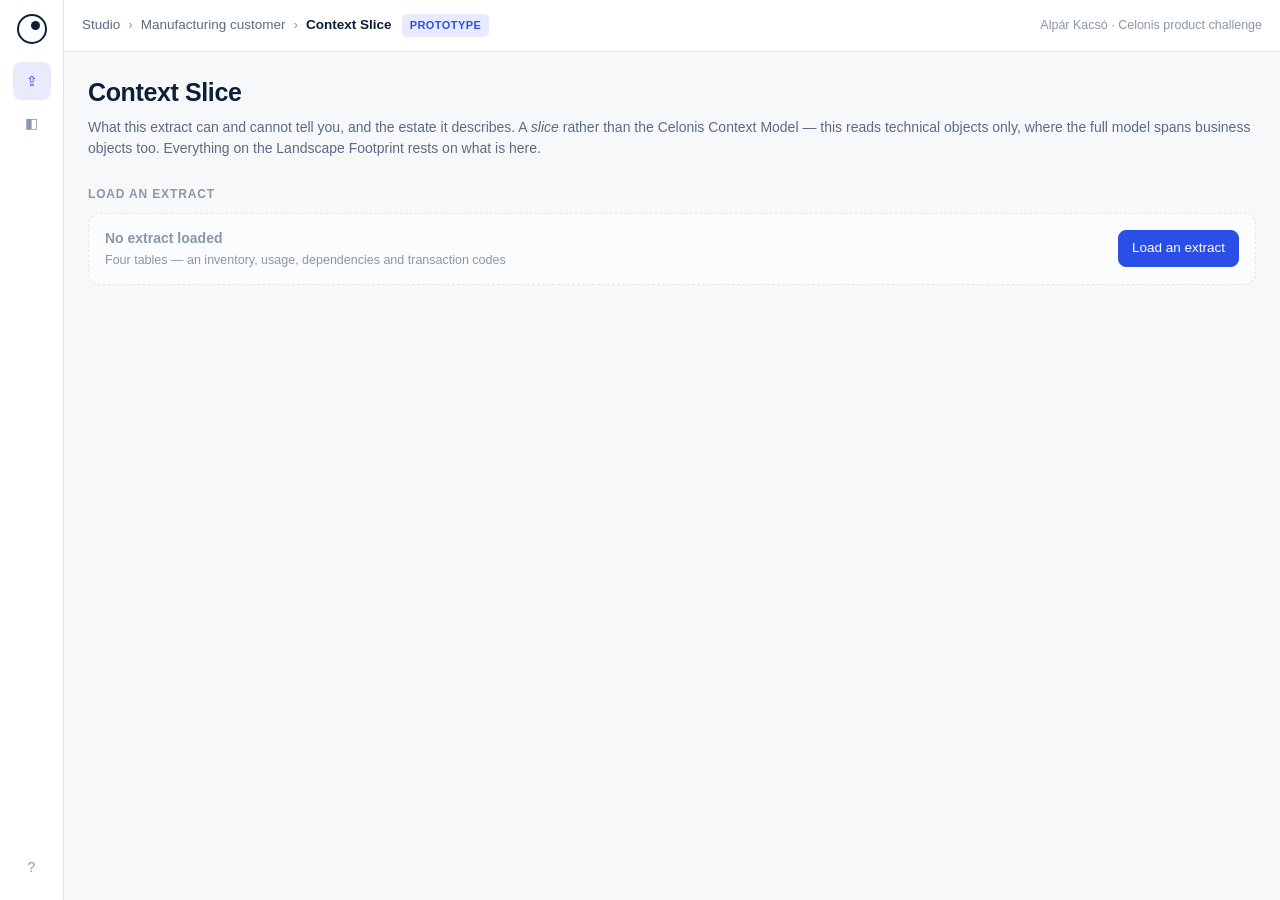
<file: index.html>
<!doctype html>
<html lang="en">
<head>
<meta charset="utf-8">
<title>Landscape Footprint</title>
<link rel="canonical" href="prototype/">
<meta http-equiv="refresh" content="0; url=prototype/">
<script>location.replace('prototype/' + location.hash);</script>
</head>
<body>
<p><a href="prototype/">Landscape Footprint →</a></p>
</body>
</html>
</file>
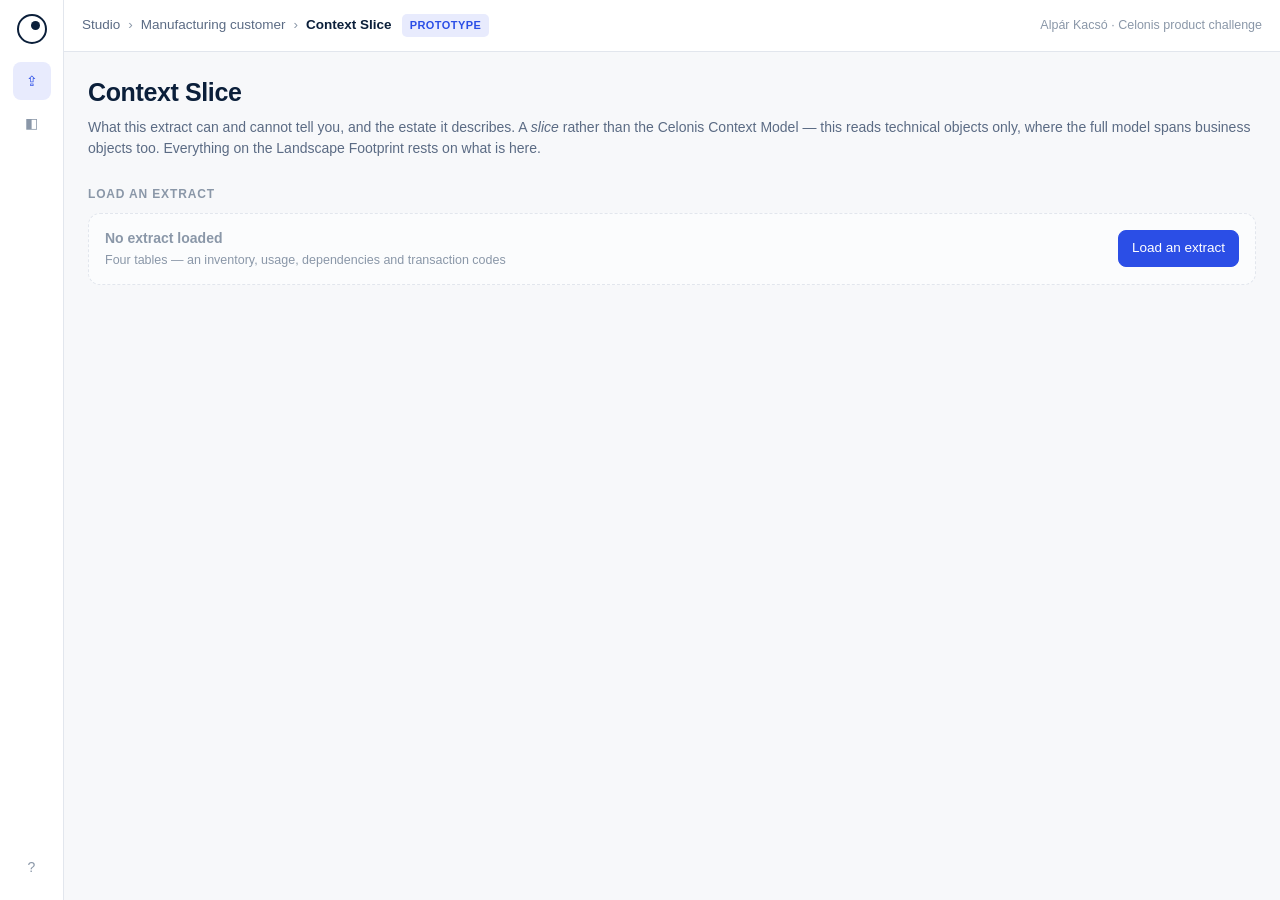
<file: prototype/index.html>
<!doctype html>
<html lang="en">
<head>
<meta charset="utf-8">
<meta name="viewport" content="width=device-width, initial-scale=1">
<title>Landscape Footprint — ECC productive system 1</title>
<link rel="stylesheet" href="app.css">
</head>
<body>
<div class="shell">
  <nav class="rail" aria-label="Sections">
    <div class="mark" aria-hidden="true"></div>
    <button data-page="extract" title="Context Slice" aria-label="Context Slice" aria-current="true">⇪</button>
    <button data-page="footprint" title="Landscape Footprint" aria-label="Landscape Footprint" aria-current="false">◧</button>
    <div class="spacer"></div>
    <button title="Help" aria-label="Help">?</button>
  </nav>

  <div class="main">
    <div class="topbar">
      <div class="crumbs">
        <a href="#">Studio</a><span class="sep">›</span>
        <a href="#">Manufacturing customer</a><span class="sep">›</span>
        <span class="here" id="crumb-here">Context Slice</span>
      </div>
      <span class="tag">Prototype</span>
      <div class="grow"></div>
      <span class="byline">Alpár Kacsó · Celonis product challenge</span>
    </div>

    <!-- ============================= CONTEXT SLICE ============================= -->
    <main class="page" id="page-extract">
      <div class="needs-server" id="needs-server">
        <div>
          <b>This page needs a local server.</b>
          It reads the four CSVs over <code>fetch</code>, which browsers block on <code>file://</code> —
          so opening <code>index.html</code> directly leaves it blank. Run this from the folder above
          <code>prototype/</code>, then open <a href="http://localhost:8010">localhost:8010</a>:
          <pre>python3 prototype/tools/serve.py 8010 prototype</pre>
          On macOS you can also just double-click <code>prototype/run.command</code>.
        </div>
      </div>

      <header>
        <h1>Context Slice</h1>
        <p class="lede">What this extract can and cannot tell you, and the estate it describes. A <em>slice</em> rather than the Celonis Context Model &mdash; this reads technical objects only, where the full model spans business objects too. Everything on the Landscape Footprint rests on what is here.</p>
      </header>

      <!-- Section 1 -->
      <section class="section">
        <h2>Load an extract</h2>
        <div class="card load-card is-empty" id="load-card">
          <div>
            <b id="load-what">No extract loaded</b>
            <span class="files" id="load-files">Four tables — an inventory, usage, dependencies and transaction codes</span>
          </div>
          <div class="grow"></div>
          <button class="btn btn--ghost" id="clear-all" hidden
                  title="Reset to the empty state. Double-clicking the Context Slice icon in the sidebar does the same.">Clear all data</button>
          <button class="btn btn--primary" id="start-load">Load an extract</button>
        </div>

        <!-- The three-step wizard that used to live here is gone. Its load step
             is this panel; its boundary statement is the section below. The two
             steps between them proved a thing nobody doubts. -->
        <div class="card wizard" id="load-panel" hidden>
          <div id="load-body"></div>
          <div class="wiz-foot">
            <div class="grow"></div>
            <button class="btn btn--primary" id="build-slice" disabled>Build the Context Slice</button>
          </div>
        </div>
      </section>

      <!-- Section 2 -->
      <section class="section" id="sec-boundary" hidden>
        <h2>How this is computed</h2>
        <!-- No wrapper card: the two panels below are cards already, and nesting
             them inside another one boxed a box. The intro line is written from
             the run, so it lives in the rendered output rather than here. -->
        <div id="boundary"></div>
      </section>

      <!-- Section 3 -->
      <section class="section" id="sec-evidence" hidden>
        <h2>Coverage</h2>
        <p class="section-note">Four evidence states, not two. Every call downstream rests on this, so it is the first thing to argue with.</p>
        <div class="card" id="coverage"></div>
      </section>

      <!-- Section 4 — moved here from the Footprint. Scope is what the extract
           describes, so it belongs with the evidence that bounds it; the
           Footprint is left carrying only the decisions. -->
      <section class="section" id="sec-scope" hidden>
        <h2>Scope</h2>
        <p class="section-note">The estate the decisions are built from. Every tile opens.</p>
        <div class="tiles" id="tiles"></div>
      </section>
    </main>

    <!-- ========================== LANDSCAPE FOOTPRINT ========================== -->
    <main class="page" id="page-footprint" hidden>
      <header>
        <h1>Landscape Footprint</h1>
        <p class="lede">Day-one transparency on the custom estate — what is in there, what actually runs, and which parts of the S/4 bill you can cut before the programme starts.</p>
      </header>

      <div class="empty-state" id="empty-state">
        <div class="es-mark" aria-hidden="true">◧</div>
        <h3>Nothing to show yet</h3>
        <p>The footprint is built from a scored Context Slice. Load an extract once and this page fills in — the position you are in, and the eleven decisions that get you out of it.</p>
        <button class="btn btn--primary" id="go-load">Go to the Context Slice</button>
      </div>

      <div id="footprint-body" hidden>
        <!-- Scope now lives on the Context Slice page, with the evidence that
             bounds it. What is left here is only the decisions: the position,
             and the eleven calls that move it. -->
        <section class="section">
          <div class="sec-bar">
            <h2>Position</h2>
            <div class="seg" id="lens-seg" role="tablist" aria-label="Transition path"></div>
          </div>
          <p class="section-note" id="lens-note"></p>
          <!-- Built once, updated in place. The treemap host has to be a stable
               node so its ResizeObserver survives a re-render. -->
          <div class="card position" id="position">
            <!-- The statement below is prose about the customer's estate, so it
                 is marked like every other sentence a model wrote. The mark has
                 to be precise about what is and is not the model's: the wording
                 is, the arithmetic is not, and blurring that would undo the
                 claim the whole artifact rests on. -->
            <div class="ai-block-head">
              <span class="ai-mark"><i aria-hidden="true"></i>Discovery Agent generated insight</span>
              <span class="ai-block-src">wording from the Discovery Agent &middot; every figure in it computed from your extract</span>
            </div>
            <p class="position-line" id="position-line"></p>
            <div class="treemap-host" id="treemap-host"></div>
            <div class="split-key" id="calls"></div>
            <div class="position-foot">
              <div class="unlock" id="unlock"></div>
              <button class="btn" id="export">Export position</button>
            </div>
          </div>
        </section>

        <section class="section">
          <h2>Decisions</h2>
          <p class="section-note">One call per decision, taken once, executed as a batch. Every row opens: what it is, what moves if you act on it, and the objects behind it.</p>
          <div class="toolbar">
            <div class="pills" id="filters"></div>
          </div>
          <div class="board" id="board"></div>
        </section>

        <section class="section collapsible is-collapsed" id="sec-integrity">
          <button class="sec-head" aria-expanded="false">
            <span class="chev" aria-hidden="true">▾</span>
            <span class="sec-title">Inventory integrity</span>
            <span class="sec-sum" id="sum-integrity"></span>
          </button>
          <div class="sec-body">
            <p class="section-note">Transaction codes that are live in production and point at programs the object inventory does not contain. Read as data quality these are join failures; read as findings they are the sharpest thing in the extract. The Basis team has said the extract may be incomplete &mdash; so this is what this export reveals, not what exists.</p>
            <div class="card" id="integrity"></div>
          </div>
        </section>
      </div>
    </main>
  </div>
</div>

<div class="modal-scrim" id="scrim" hidden></div>
<div class="modal" id="modal" hidden role="dialog" aria-modal="true" aria-labelledby="modal-title">
  <header>
    <div class="modal-nav">
      <button class="icon" id="prev" aria-label="Previous decision" title="Previous">‹</button>
      <button class="icon" id="next" aria-label="Next decision" title="Next">›</button>
      <span class="modal-pos" id="modal-pos"></span>
    </div>
    <div class="grow"></div>
    <button class="icon" id="modal-close" aria-label="Close">×</button>
  </header>
  <div class="modal-head">
    <h2 id="modal-title"></h2>
    <div id="modal-badges" class="pack-top"></div>
  </div>
  <div class="modal-body" id="modal-body"></div>
</div>

<!-- The assistant. Appears once the wizard has produced something to talk about,
     on both pages, and says something different on each. -->
<button class="ai-cta" id="ai-cta" hidden aria-haspopup="dialog">
  <span class="ai-cta-mark" aria-hidden="true"></span>
  <span class="ai-cta-label">Ask the Discovery Agent</span>
</button>

<div class="modal-scrim" id="ai-scrim" hidden></div>
<div class="modal modal--ai" id="ai-modal" hidden role="dialog" aria-modal="true" aria-labelledby="ai-title">
  <header>
    <span class="ai-mark"><i aria-hidden="true"></i>Discovery Agent generated insight</span>
    <div class="grow"></div>
    <button class="icon" id="ai-close" aria-label="Close">×</button>
  </header>
  <div class="modal-head">
    <h2 id="ai-title"></h2>
    <div class="ai-aud">
      <span class="ai-aud-label">Written</span>
      <div class="seg seg--sm" id="ai-audience" role="tablist" aria-label="Written for"></div>
      <span class="ai-aud-note" id="ai-aud-note"></span>
    </div>
  </div>
  <div class="modal-body" id="ai-body"></div>
</div>

<input type="file" id="file-input" accept=".csv,text/csv" multiple hidden>

<!-- Every module is version-pinned, not just the entry.
     GitHub Pages caches each file for ten minutes independently, so a visitor
     can hold a fresh app.js next to a stale sibling module and see yesterday's
     wording — or, worse, a stale module missing an export the new code imports,
     which fails before any error handler exists. Versioning only the <script>
     tag fixed the entry and left every sibling exposed.
     An import map fixes the rest with no build step: it rewrites each specifier
     to a versioned URL at resolution time. Browsers without import-map support
     simply load the unversioned files, which is exactly today's behaviour.
     Bump all of these together with: node tools/bump.mjs -->
<script type="importmap">
{
  "imports": {
    "./src/core/parse.js": "./src/core/parse.js?v=24",
    "./src/core/graph.js": "./src/core/graph.js?v=24",
    "./src/core/evidence.js": "./src/core/evidence.js?v=24",
    "./src/engine/score.js": "./src/engine/score.js?v=24",
    "./src/engine/dispose.js": "./src/engine/dispose.js?v=24",
    "./src/engine/packages.js": "./src/engine/packages.js?v=24",
    "./src/workspace/lens.js": "./src/workspace/lens.js?v=24",
    "./src/workspace/subgraph.js": "./src/workspace/subgraph.js?v=24",
    "./src/workspace/treemap.js": "./src/workspace/treemap.js?v=24",
    "./src/workspace/assistant.js": "./src/workspace/assistant.js?v=24",
    "./src/workspace/ui.js": "./src/workspace/ui.js?v=24",
    "./src/workspace/slice.js": "./src/workspace/slice.js?v=24"
  }
}
</script>
<script type="module" src="src/workspace/app.js?v=24"></script>
</body>
</html>
</file>
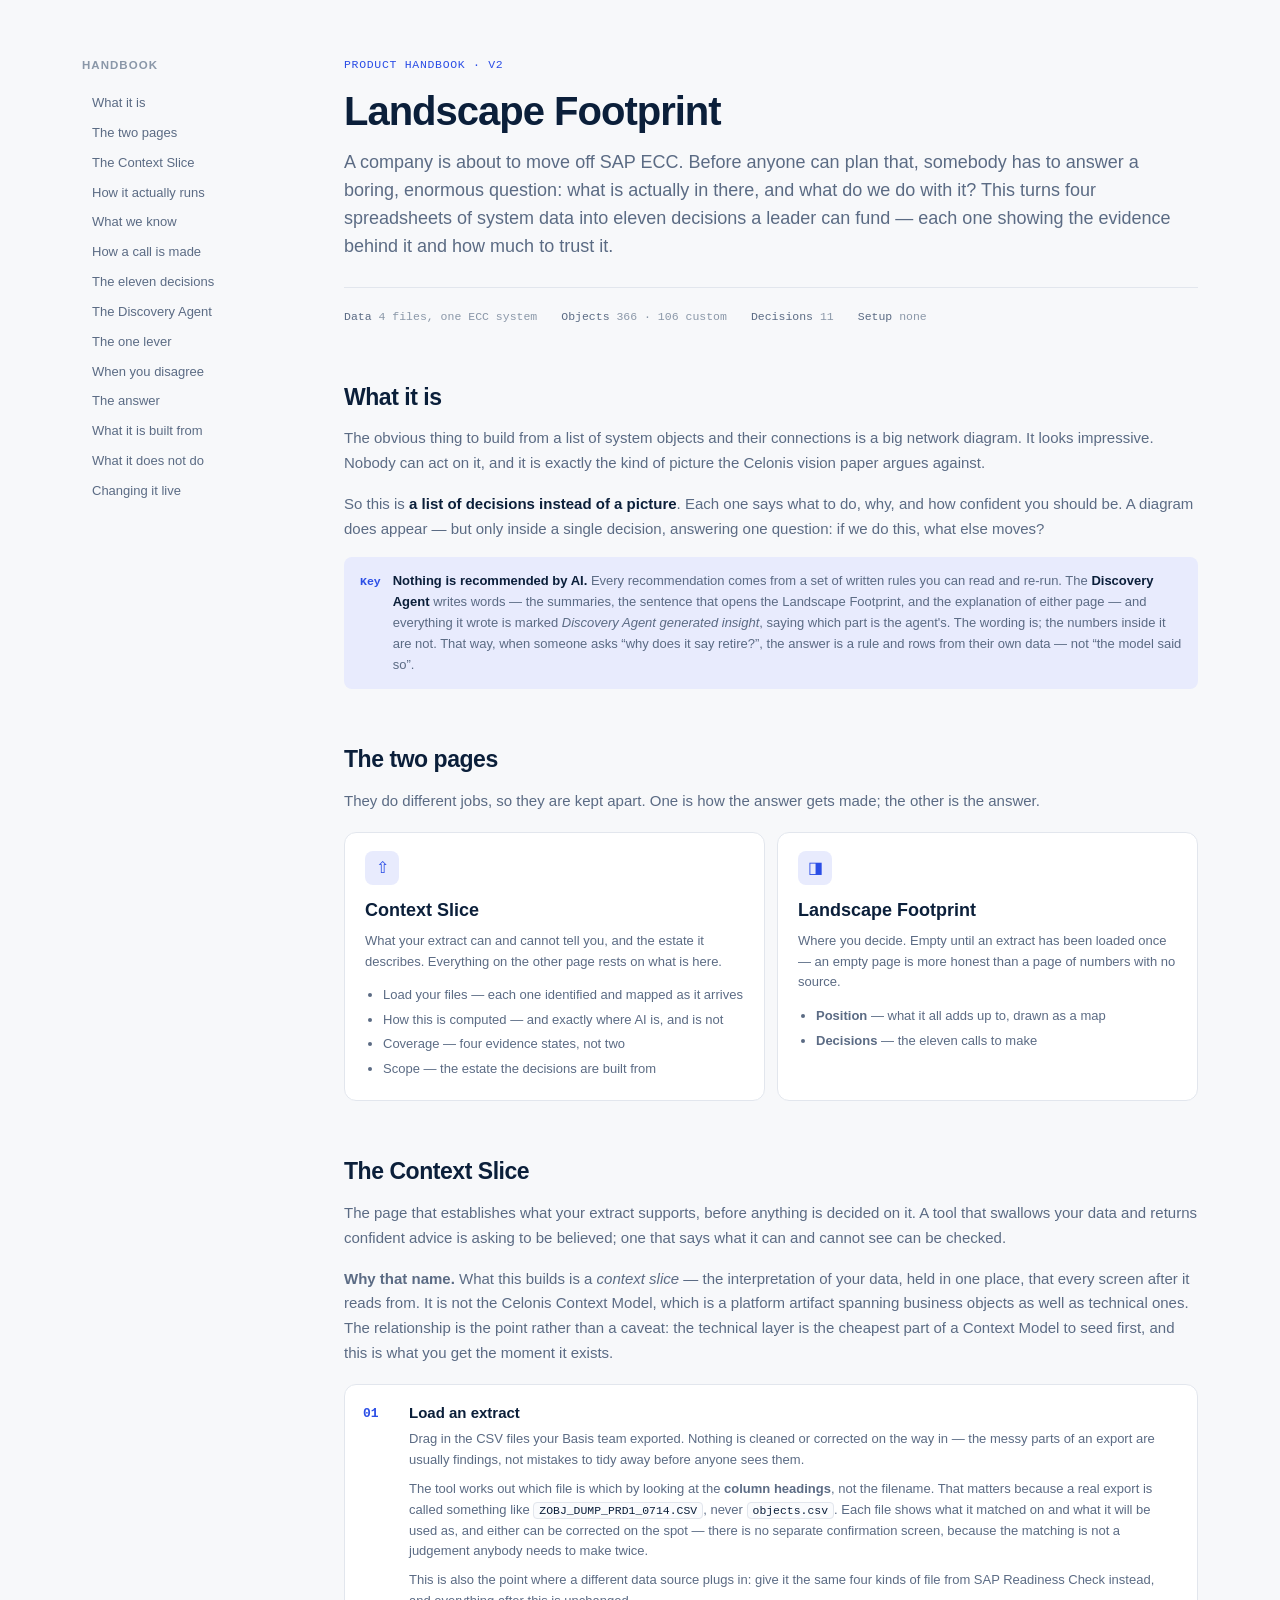
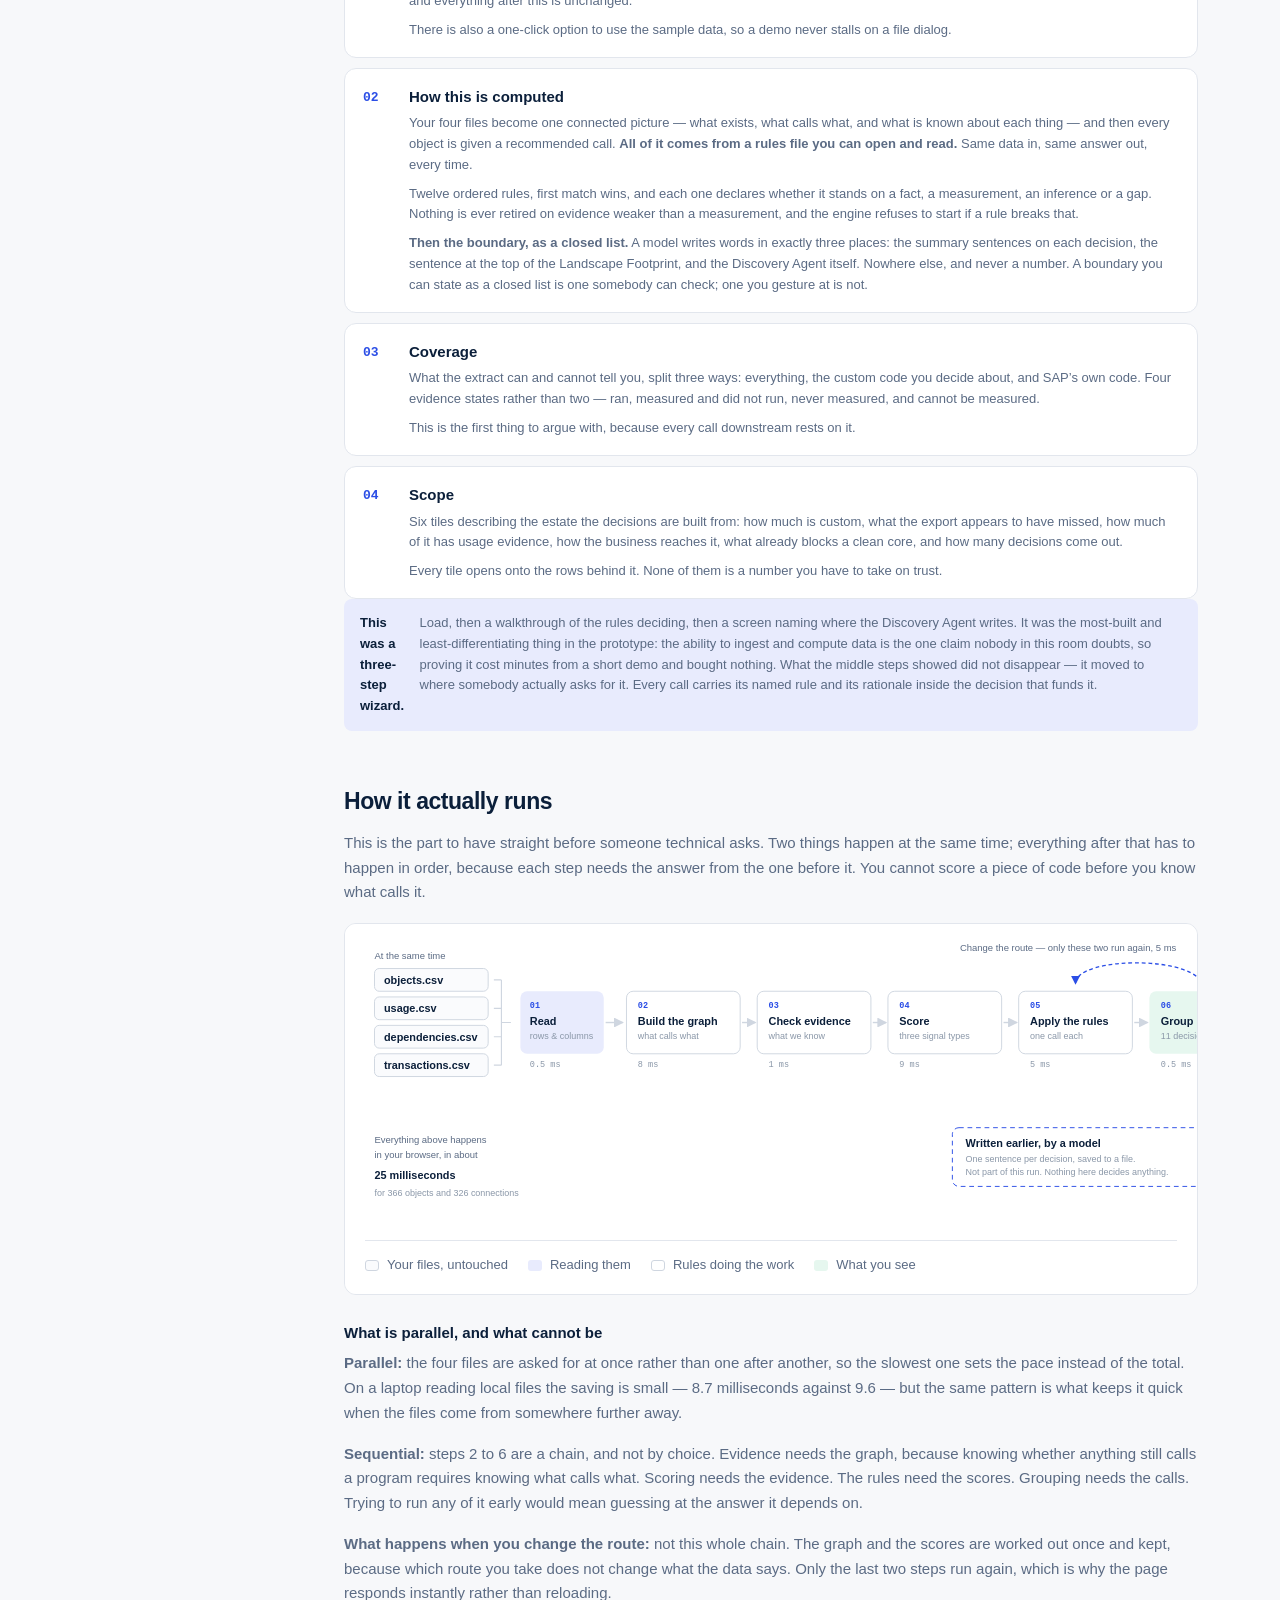
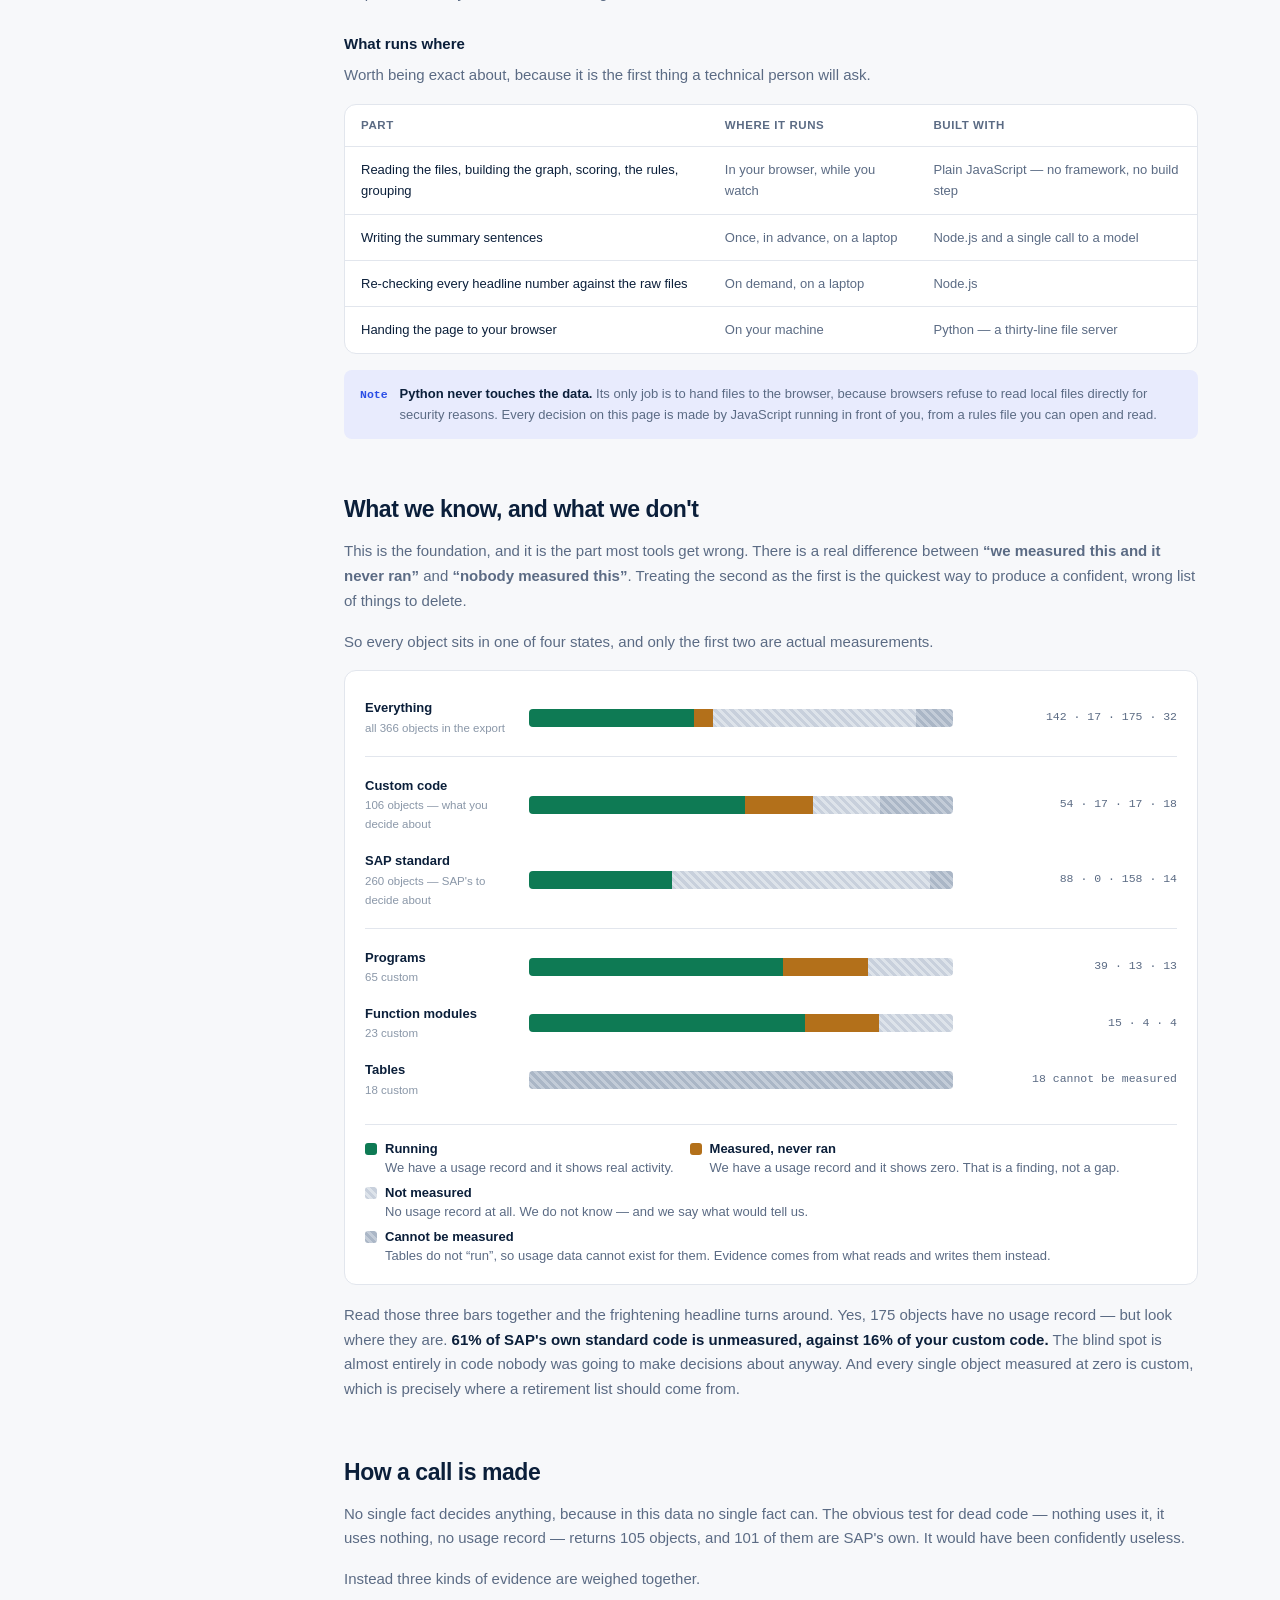
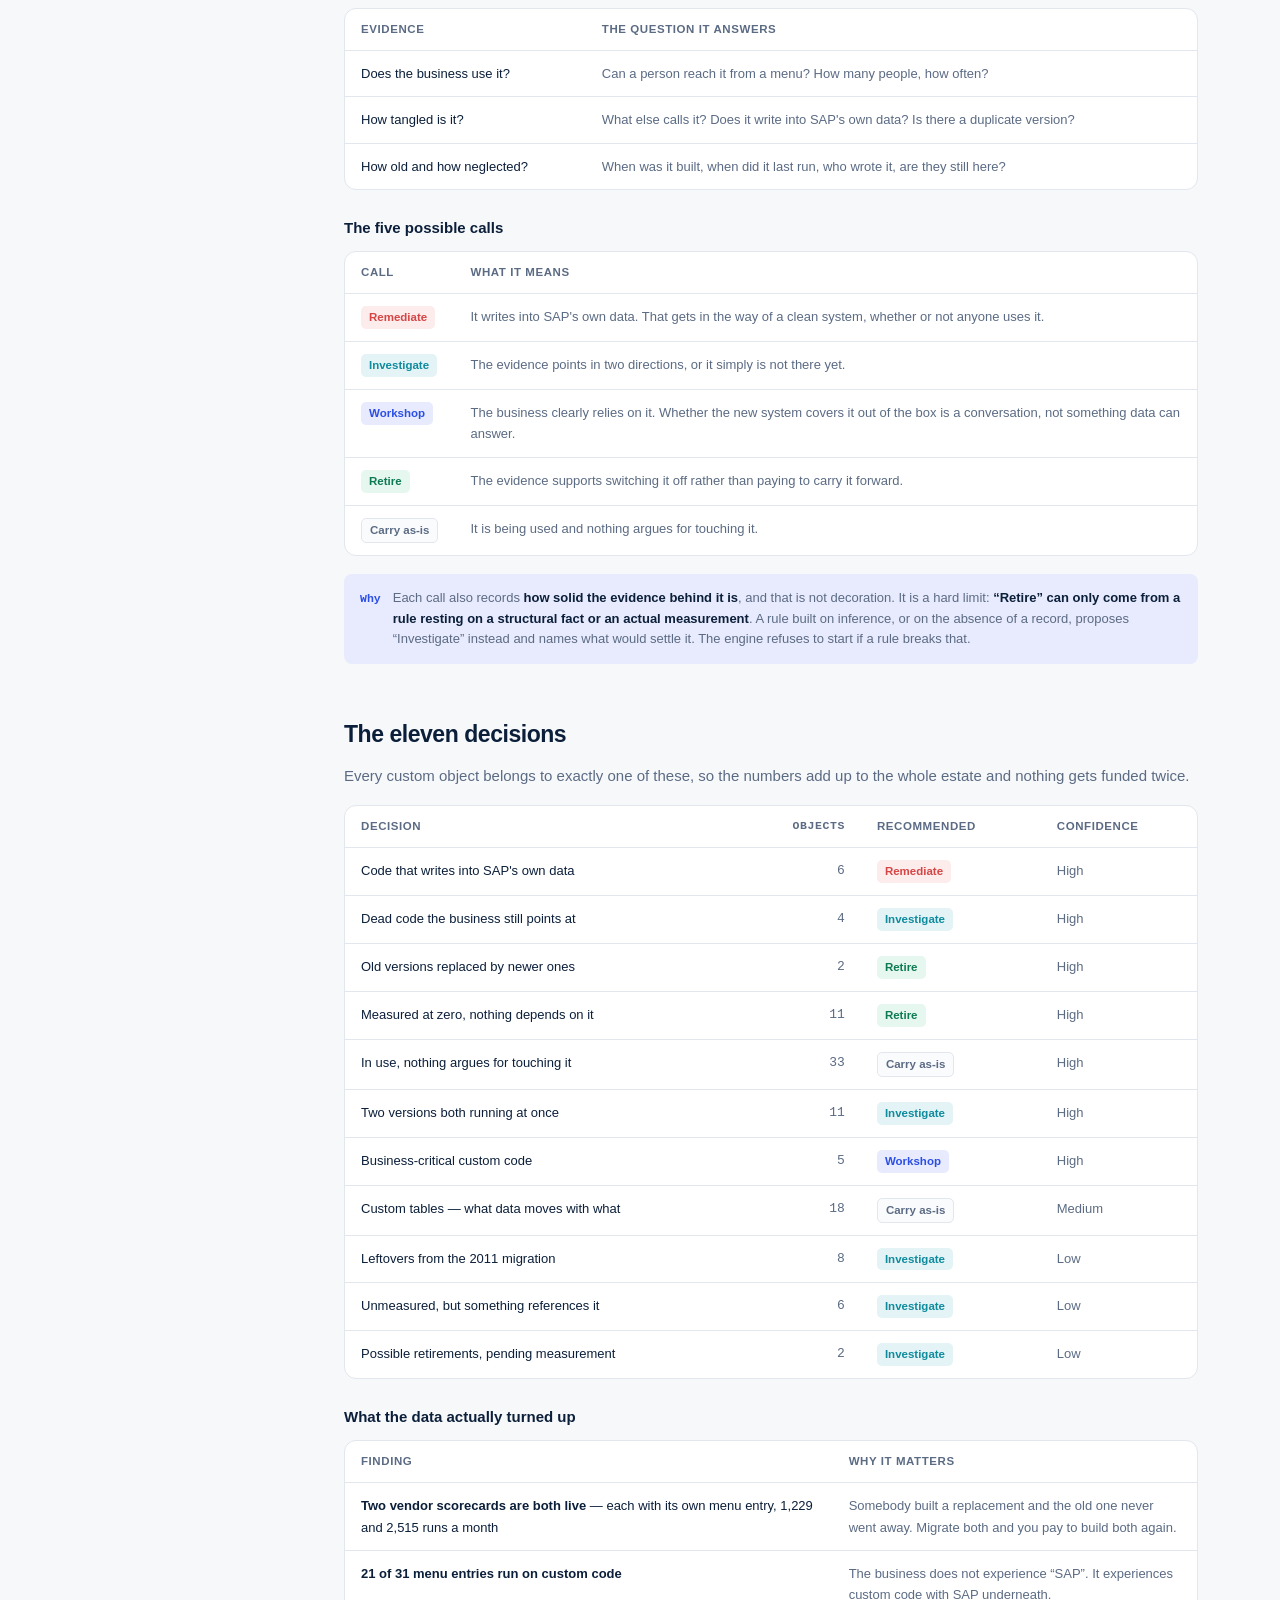
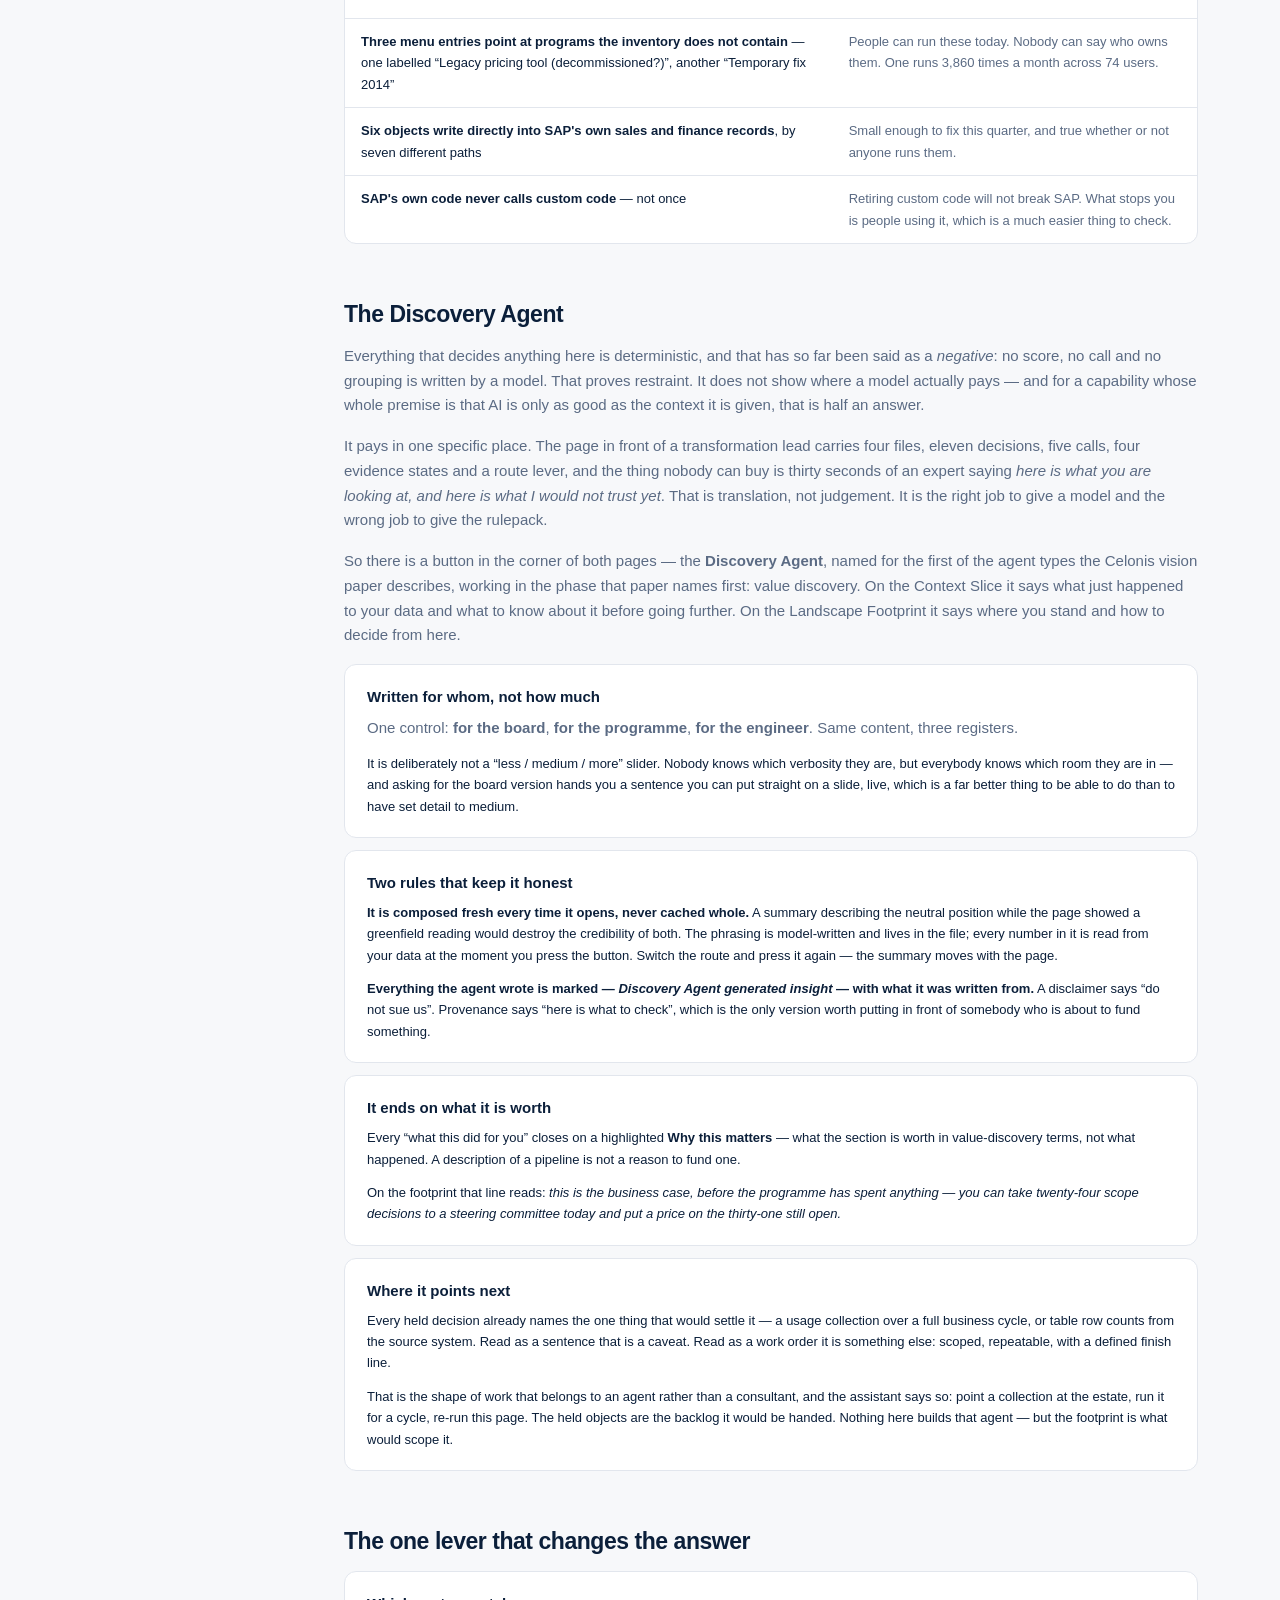
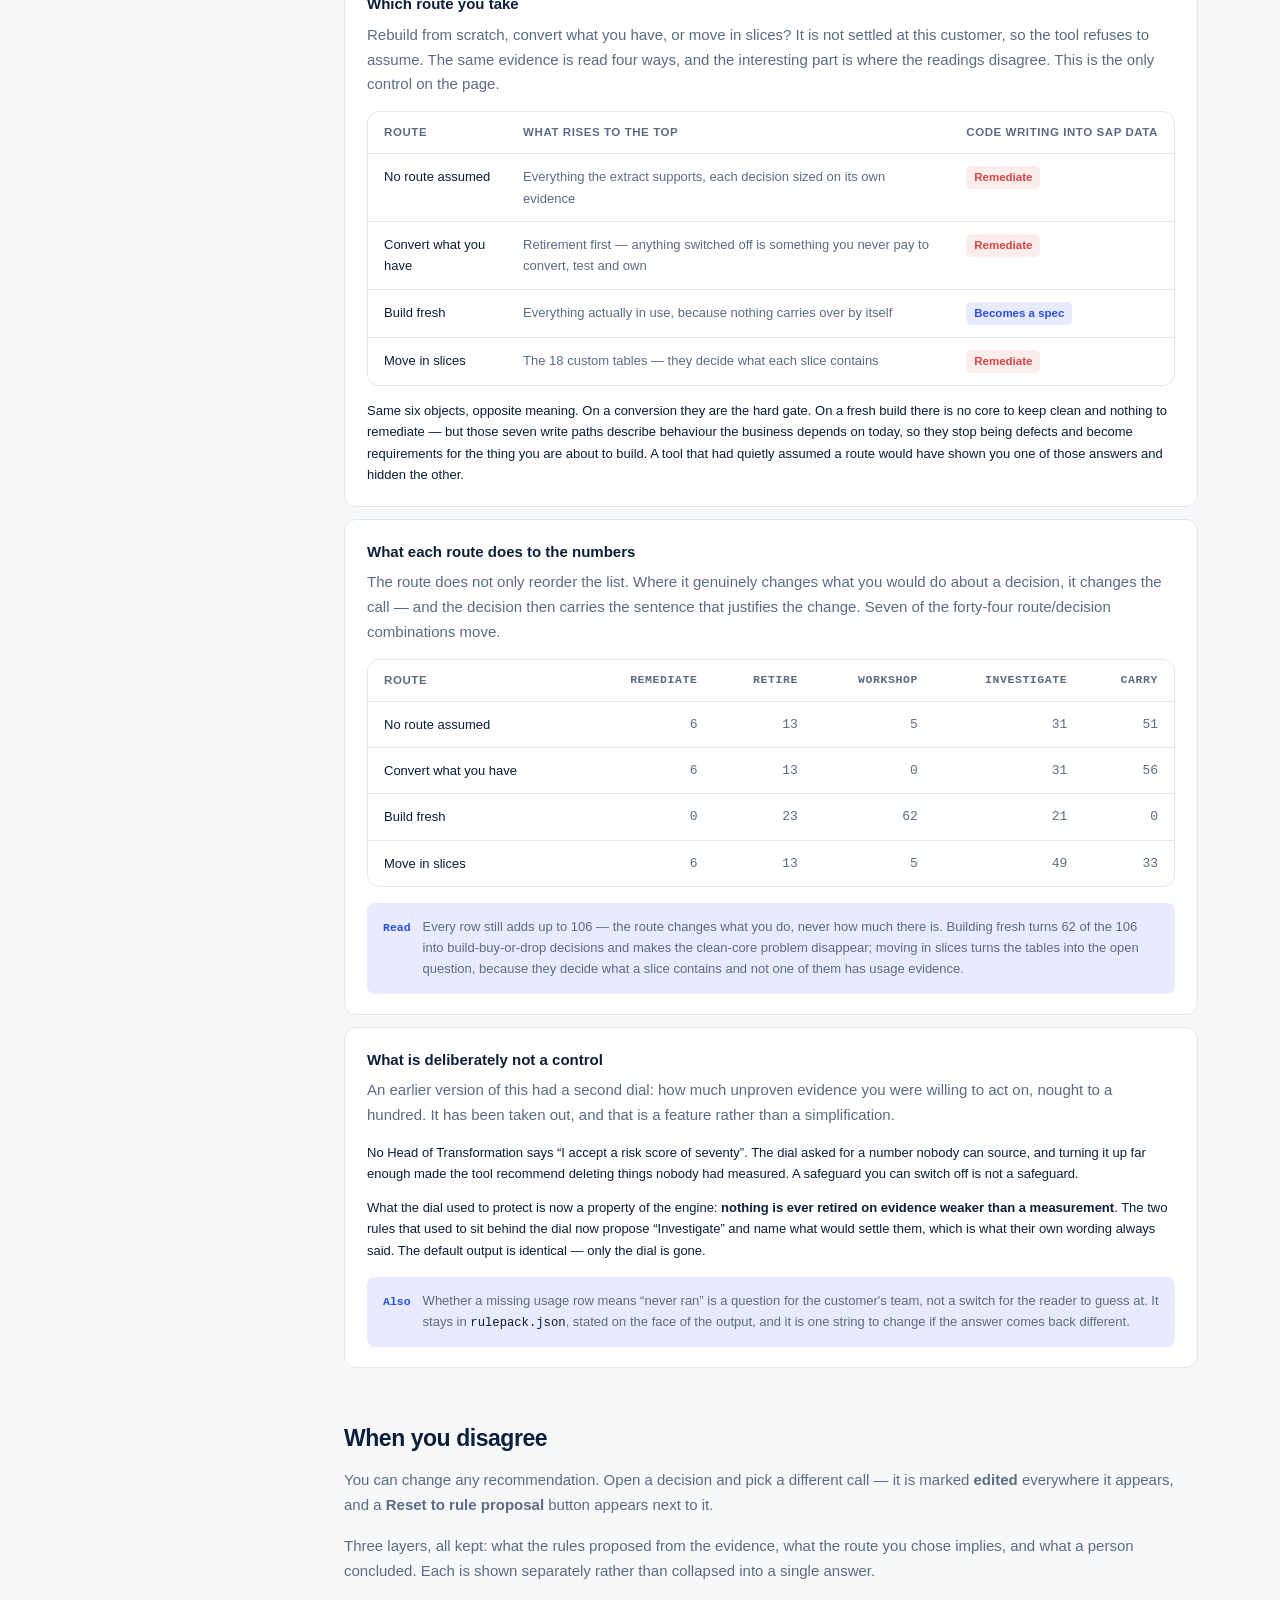
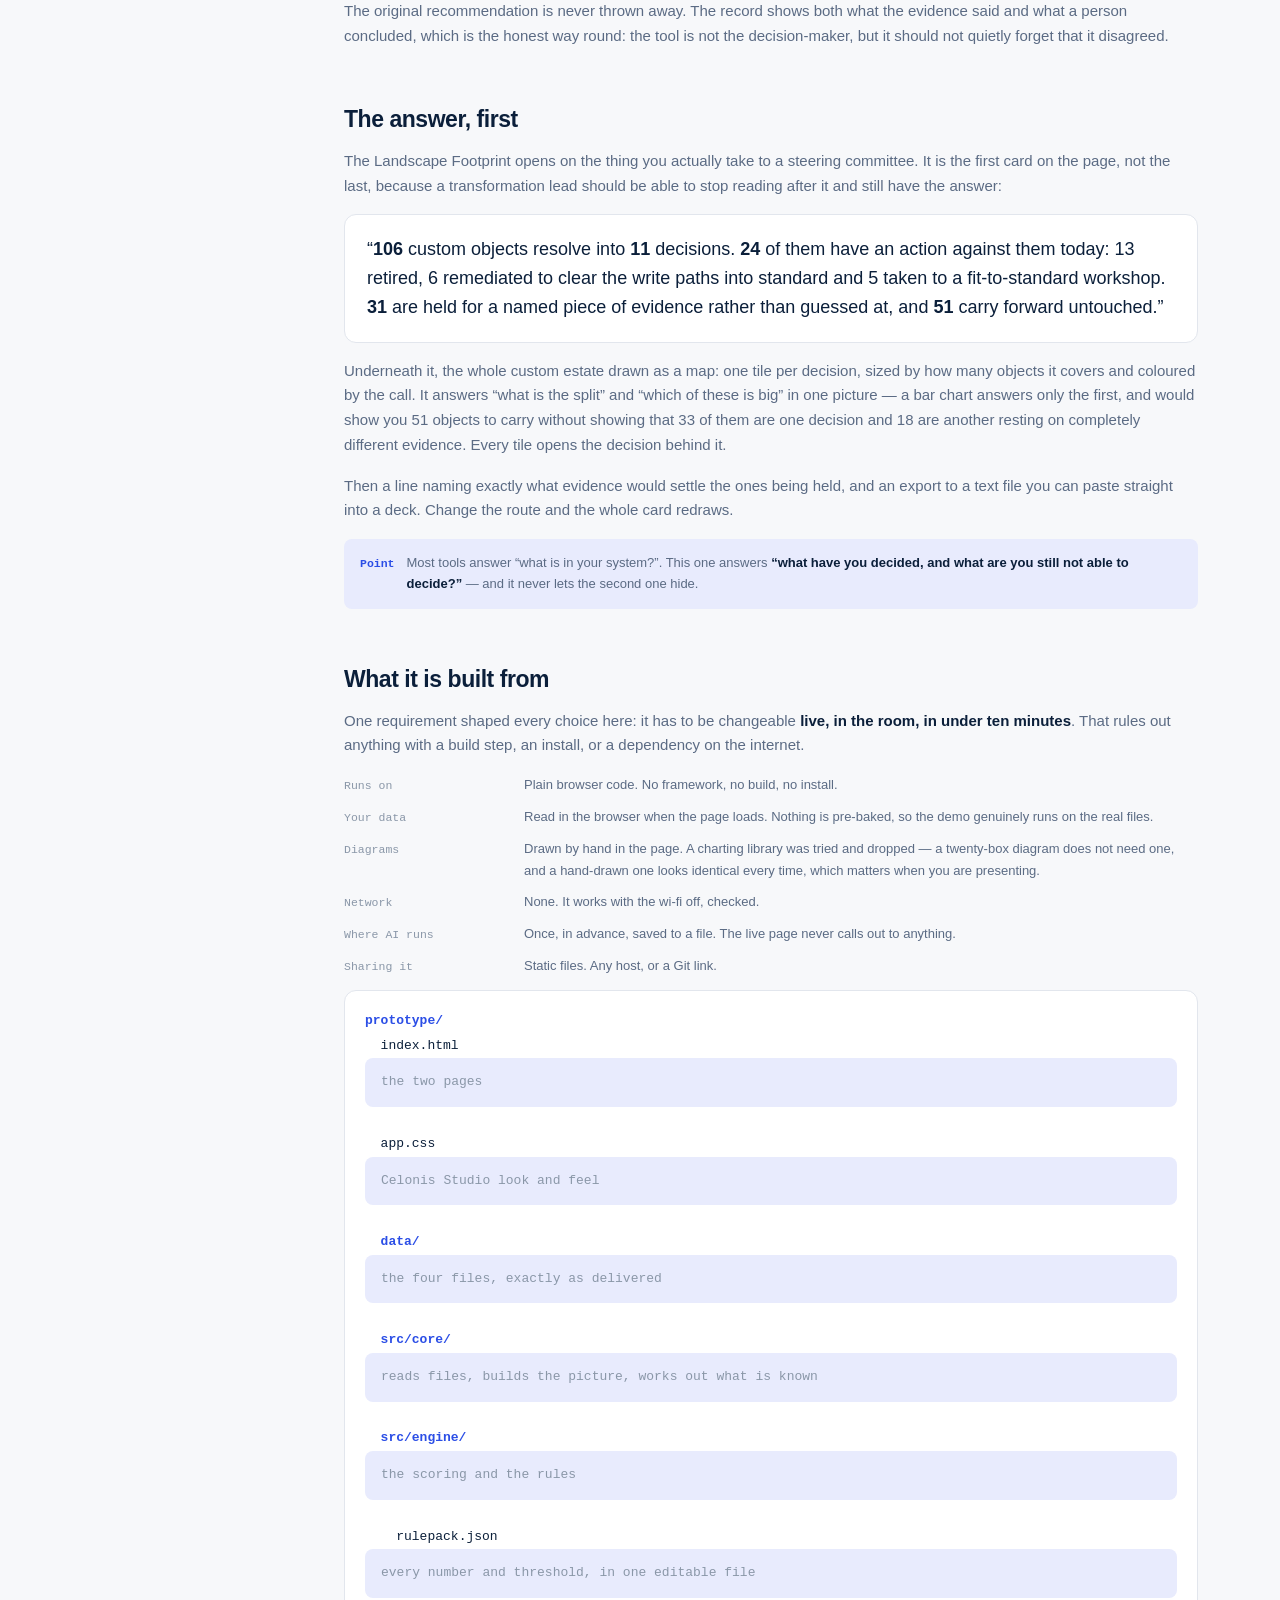
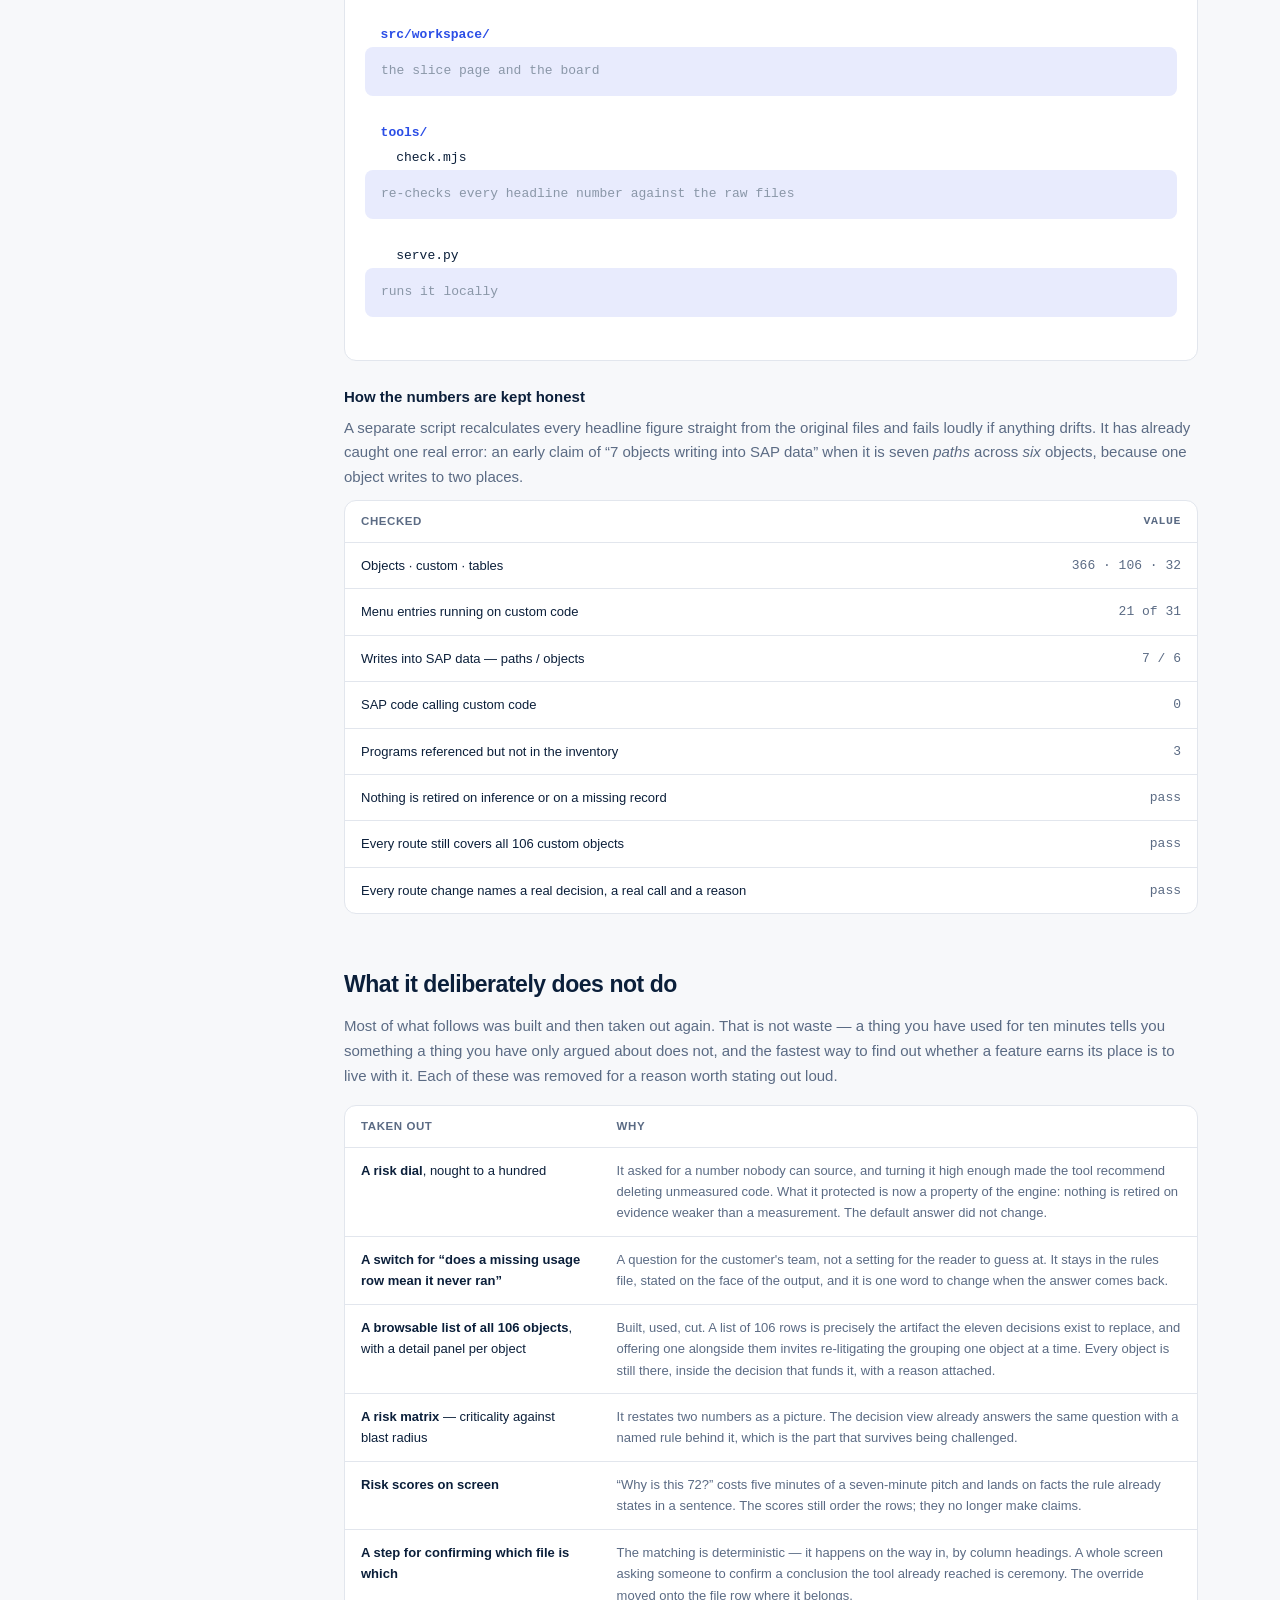
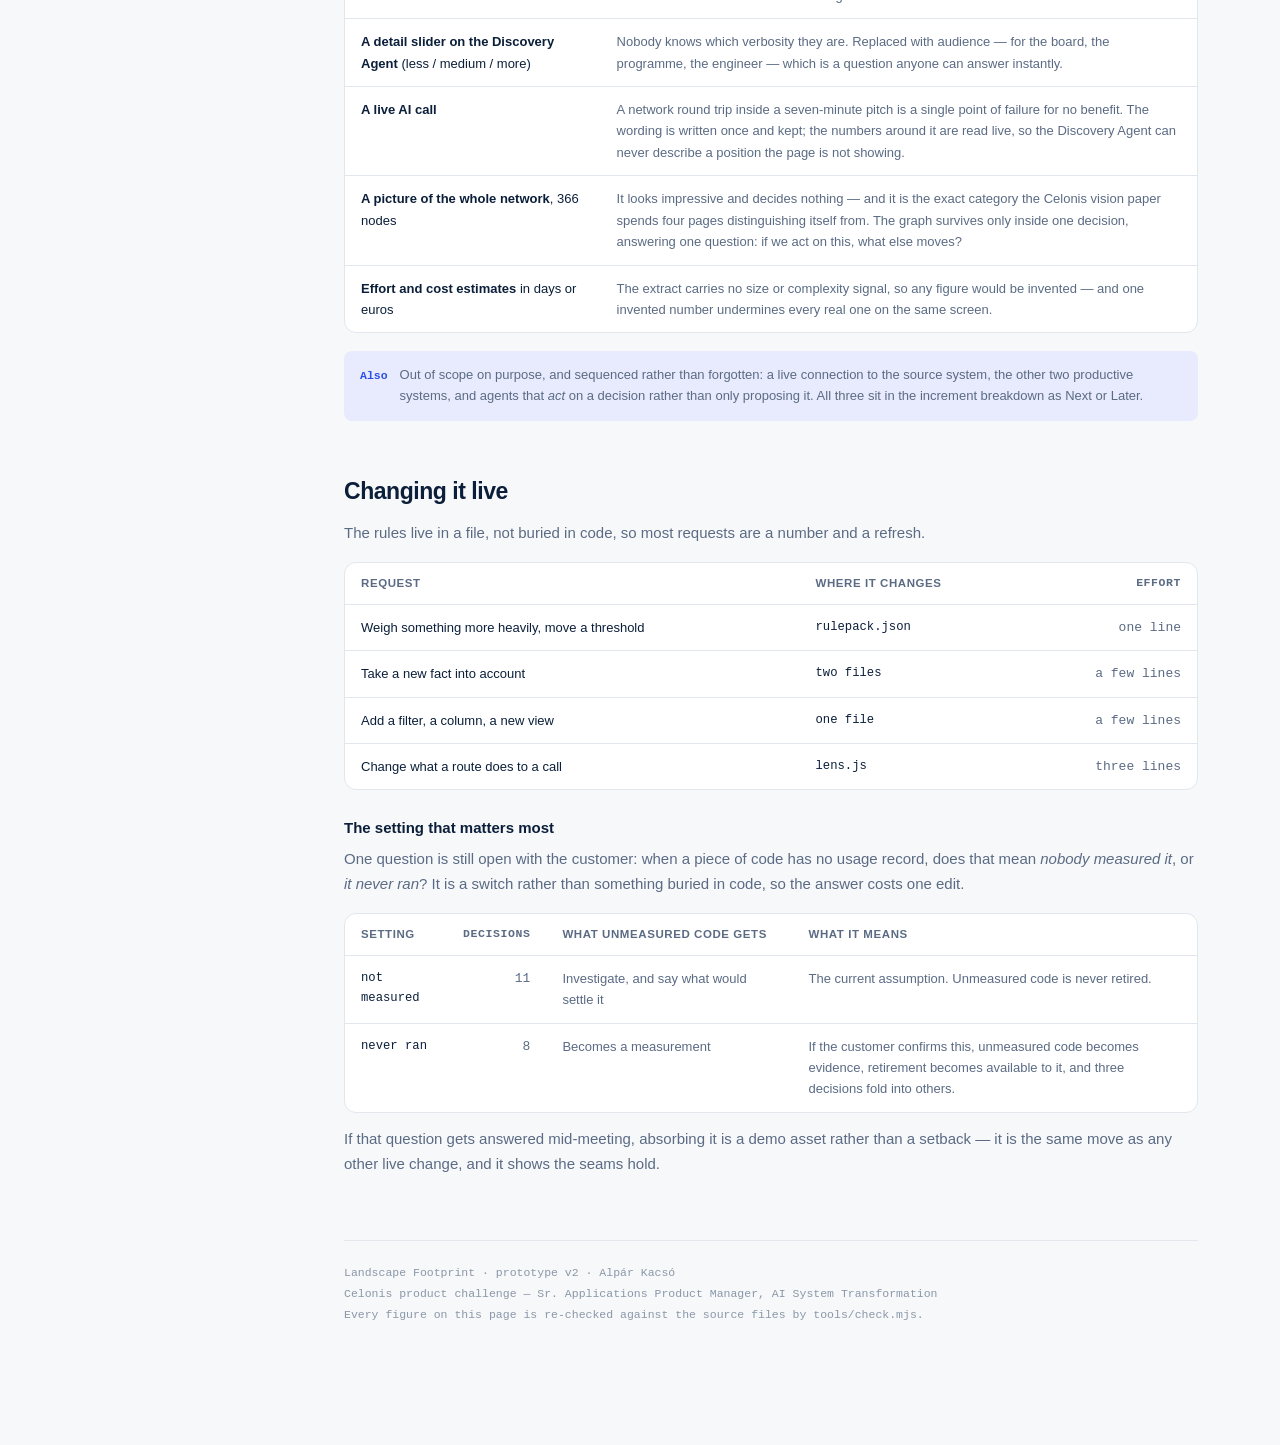
<file: 4_Handbook.html>
<!doctype html>
<html lang="en">
<head>
<meta charset="utf-8">
<meta name="viewport" content="width=device-width, initial-scale=1">
<title>Landscape Footprint &#8212; Product Handbook</title>
</head>
<body>
<style>
  /* Single light theme, deliberately. The product this documents is a View
     inside Celonis Studio, which is a white surface. A handbook that flipped
     to a dark ground would stop matching the thing it describes. Tokens below
     are the same values as the prototype's app.css, not approximations. */
  :root {
    color-scheme: light;

    --ground:#F7F8FA; --surface:#FFFFFF; --surface-2:#FAFBFD;
    --line:#E2E6ED; --line-2:#CFD6E0;
    --ink:#0B1F3A; --ink-2:#5B6B84; --ink-3:#8A97A8;
    --accent:#2B4EE6; --accent-2:#E8EBFD;
    --good:#0E7A54; --good-bg:#E6F7EF;
    --warn:#B3701A; --warn-bg:#FDF3E4;
    /* The Investigate call. Its own colour, because it is a state rather than a
       fault — the warning amber still marks measured-at-zero evidence. */
    --invest:#0F8B9E; --invest-bg:#E4F3F6;
    --bad:#D64545;  --bad-bg:#FDECEC;
    --hatch-a:#C8D0DC; --hatch-b:#DDE3EA;
    --hatch-c:#AAB6C6; --hatch-d:#C3CCD8;

    --sans: -apple-system, BlinkMacSystemFont, "Segoe UI", Roboto, Helvetica, Arial, sans-serif;
    --mono: ui-monospace, "SF Mono", SFMono-Regular, Menlo, Consolas, monospace;

    --t-xs:11.5px; --t-sm:13px; --t-base:15px; --t-lg:18px;
    --t-xl:23px; --t-2xl:31px; --t-3xl:40px;

    --r:8px; --r-lg:12px;
  }

  * { box-sizing:border-box; }

  body {
    margin:0; background:var(--ground); color:var(--ink);
    font-family:var(--sans); font-size:var(--t-base); line-height:1.65;
    -webkit-font-smoothing:antialiased;
  }

  .wrap {
    display:grid; grid-template-columns:210px minmax(0,1fr);
    gap:52px; max-width:1180px; margin:0 auto; padding:0 32px 120px;
    align-items:start;
  }

  .rail { position:sticky; top:0; padding:56px 0 40px; }
  .rail-title {
    font-size:var(--t-xs); text-transform:uppercase; letter-spacing:.09em;
    font-weight:600; color:var(--ink-3); margin:0 0 14px;
  }
  .rail ol { list-style:none; margin:0; padding:0; display:flex; flex-direction:column; gap:1px; }
  .rail a {
    display:block; padding:5px 10px; border-radius:6px; text-decoration:none;
    color:var(--ink-2); font-size:var(--t-sm); line-height:1.45;
  }
  .rail a:hover { background:var(--surface); color:var(--ink); }
  .rail a:focus-visible { outline:2px solid var(--accent); outline-offset:1px; }

  .masthead { padding:56px 0 0; }
  .eyebrow {
    font-family:var(--mono); font-size:var(--t-xs); letter-spacing:.06em;
    text-transform:uppercase; color:var(--accent); margin:0 0 14px;
  }
  h1 {
    font-size:var(--t-3xl); font-weight:650; letter-spacing:-.025em;
    line-height:1.1; margin:0 0 16px; text-wrap:balance;
  }
  .standfirst { font-size:var(--t-lg); color:var(--ink-2); margin:0; line-height:1.55; }
  .meta {
    display:flex; flex-wrap:wrap; gap:6px 24px; margin-top:26px;
    padding-top:20px; border-top:1px solid var(--line);
    font-family:var(--mono); font-size:var(--t-xs); color:var(--ink-3);
  }
  .meta b { color:var(--ink-2); font-weight:500; }

  section { padding-top:52px; scroll-margin-top:24px; }
  h2 { font-size:var(--t-xl); font-weight:640; letter-spacing:-.02em; margin:0 0 10px; text-wrap:balance; }
  h3 { font-size:var(--t-base); font-weight:640; margin:0 0 6px; }
  section > p, .lede { margin:0 0 16px; color:var(--ink-2); }
  section > p:last-child { margin-bottom:0; }
  strong { color:var(--ink); font-weight:600; }
  code {
    font-family:var(--mono); font-size:.88em; background:var(--surface-2);
    border:1px solid var(--line); border-radius:4px; padding:1px 5px; color:var(--ink);
  }

  .card { background:var(--surface); border:1px solid var(--line); border-radius:var(--r-lg); padding:20px 22px; }
  .stack { display:flex; flex-direction:column; gap:12px; }

  /* two pages */
  .pages { display:grid; grid-template-columns:repeat(auto-fit,minmax(280px,1fr)); gap:12px; margin-top:18px; }
  .pagecard { background:var(--surface); border:1px solid var(--line); border-radius:var(--r-lg); padding:18px 20px; }
  .pagecard .icon {
    width:34px; height:34px; border-radius:var(--r); background:var(--accent-2); color:var(--accent);
    display:grid; place-items:center; font-size:16px; margin-bottom:11px;
  }
  .pagecard h3 { font-size:var(--t-lg); margin-bottom:5px; }
  .pagecard p { margin:0 0 12px; color:var(--ink-2); font-size:var(--t-sm); line-height:1.6; }
  .pagecard ul { margin:0; padding-left:18px; color:var(--ink-2); font-size:var(--t-sm); }
  .pagecard li { margin:3px 0; }

  /* flow steps */
  .flow { display:flex; flex-direction:column; gap:10px; margin-top:18px; }
  .fstep {
    background:var(--surface); border:1px solid var(--line); border-radius:var(--r-lg);
    padding:16px 18px; display:grid; grid-template-columns:30px minmax(0,1fr); gap:16px; align-items:start;
  }
  .fstep-n { font-family:var(--mono); font-size:var(--t-sm); font-weight:600; color:var(--accent); padding-top:2px; }
  .fstep h3 { margin-bottom:4px; }
  .fstep p { margin:0; color:var(--ink-2); font-size:var(--t-sm); line-height:1.6; }
  .fstep p + p { margin-top:8px; }

  /* coverage strip, matching the product */
  .coverage { padding:18px 20px; }
  .coverage-row { display:grid; grid-template-columns:150px minmax(0,1fr) 210px; gap:14px; align-items:center; padding:8px 0; }
  .coverage-row .name { font-weight:550; font-size:var(--t-sm); color:var(--ink); }
  .coverage-row .name small { display:block; color:var(--ink-3); font-weight:400; font-size:var(--t-xs); }
  .bar { display:flex; height:18px; border-radius:4px; overflow:hidden; background:var(--ground); }
  .bar span { display:block; }
  .e-active { background:var(--good); }
  .e-dead { background:var(--warn); }
  .e-unmeasured { background:repeating-linear-gradient(45deg,var(--hatch-a),var(--hatch-a) 3px,var(--hatch-b) 3px,var(--hatch-b) 6px); }
  .e-unmeasurable { background:repeating-linear-gradient(45deg,var(--hatch-c),var(--hatch-c) 3px,var(--hatch-d) 3px,var(--hatch-d) 6px); }
  .coverage-row .tally { font-size:var(--t-xs); color:var(--ink-2); font-family:var(--mono); text-align:right; font-variant-numeric:tabular-nums; }
  .cov-group { margin-top:10px; padding-top:10px; border-top:1px solid var(--line); }
  .legend { display:flex; flex-wrap:wrap; gap:5px 16px; margin-top:16px; padding-top:14px; border-top:1px solid var(--line); }
  .legend .item { display:flex; align-items:flex-start; gap:8px; font-size:var(--t-sm); color:var(--ink-2); line-height:1.5; }
  .legend .swatch { width:12px; height:12px; border-radius:3px; flex:none; margin-top:4px; }
  .legend b { color:var(--ink); font-weight:600; display:block; }

  .scroll { overflow-x:auto; border:1px solid var(--line); border-radius:var(--r-lg); background:var(--surface); }
  table { border-collapse:collapse; width:100%; font-size:var(--t-sm); min-width:520px; }
  th {
    text-align:left; font-weight:600; font-size:var(--t-xs); color:var(--ink-2);
    padding:11px 16px; border-bottom:1px solid var(--line); white-space:nowrap;
    text-transform:uppercase; letter-spacing:.05em;
  }
  td { padding:12px 16px; border-bottom:1px solid var(--line); vertical-align:top; color:var(--ink-2); }
  tr:last-child td { border-bottom:0; }
  td:first-child { color:var(--ink); }
  .num { font-family:var(--mono); font-variant-numeric:tabular-nums; text-align:right; white-space:nowrap; }
  .mono { font-family:var(--mono); font-size:.94em; color:var(--ink); }

  .tag { display:inline-block; font-size:var(--t-xs); font-weight:600; padding:2px 8px; border-radius:5px; white-space:nowrap; }
  .t-good { background:var(--good-bg); color:var(--good); }
  .t-invest { background:var(--invest-bg); color:var(--invest); }
  .t-bad  { background:var(--bad-bg);  color:var(--bad); }
  .t-acc  { background:var(--accent-2); color:var(--accent); }
  .t-flat { background:var(--surface-2); color:var(--ink-2); border:1px solid var(--line); }

  .track { position:relative; height:6px; border-radius:3px; background:var(--surface-2); border:1px solid var(--line); margin:0 0 4px; }
  .track i { position:absolute; top:-5px; width:2px; height:14px; background:var(--accent); border-radius:1px; }
  .track-ends { display:flex; justify-content:space-between; font-family:var(--mono); font-size:var(--t-xs); color:var(--ink-3); margin-bottom:16px; }

  .tree {
    font-family:var(--mono); font-size:var(--t-sm); line-height:1.9;
    background:var(--surface); border:1px solid var(--line); border-radius:var(--r-lg);
    padding:18px 20px; overflow-x:auto; margin:0;
  }
  .tree .dir { color:var(--accent); font-weight:600; }
  .tree .note { color:var(--ink-3); }
  .tree .f { color:var(--ink); }

  /* ---------- pipeline diagram ---------- */
  .diagwrap { overflow-x:auto; background:var(--surface); border:1px solid var(--line); border-radius:var(--r-lg); padding:18px 20px; margin:18px 0 0; }
  .flowdiag { display:block; min-width:900px; width:100%; height:auto; }
  .fd-file { fill:var(--surface-2); stroke:var(--line-2); }
  .fd-stage { fill:var(--surface); stroke:var(--line-2); }
  .fd-parse { fill:var(--accent-2); stroke:none; }
  .fd-ai { fill:#FFF; stroke:var(--accent); stroke-dasharray:5 4; }
  .fd-out { fill:var(--good-bg); stroke:none; }
  .fd-t { fill:var(--ink); font-family:var(--sans); font-size:11.5px; font-weight:600; }
  .fd-s { fill:var(--ink-3); font-family:var(--sans); font-size:9.5px; }
  .fd-n { fill:var(--accent); font-family:var(--mono); font-size:9px; font-weight:600; }
  .fd-lab { fill:var(--ink-2); font-family:var(--sans); font-size:10px; font-weight:500; }
  .fd-arrow { stroke:var(--line-2); stroke-width:1.5; fill:none; }
  .fd-brace { stroke:var(--line-2); stroke-width:1.2; fill:none; }
  .fd-loop { stroke:var(--accent); stroke-width:1.4; fill:none; stroke-dasharray:4 3; }
  .fd-ms { fill:var(--ink-3); font-family:var(--mono); font-size:9px; }

  .diag-key { display:flex; flex-wrap:wrap; gap:6px 20px; margin-top:14px; padding-top:13px; border-top:1px solid var(--line); font-size:var(--t-sm); color:var(--ink-2); }
  .diag-key .k { display:flex; align-items:center; gap:8px; }
  .diag-key .sw { width:14px; height:11px; border-radius:3px; flex:none; border:1px solid var(--line-2); }

  .note { display:flex; gap:12px; background:var(--accent-2); border-radius:var(--r); padding:14px 16px; font-size:var(--t-sm); color:var(--ink-2); line-height:1.6; }
  .note b { color:var(--ink); }
  .note-m { font-family:var(--mono); font-size:var(--t-xs); color:var(--accent); font-weight:600; flex:none; padding-top:2px; }

  .kv { display:grid; grid-template-columns:minmax(0,160px) minmax(0,1fr); gap:10px 20px; font-size:var(--t-sm); }
  .kv dt { font-family:var(--mono); font-size:var(--t-xs); color:var(--ink-3); padding-top:3px; }
  .kv dd { margin:0; color:var(--ink-2); }

  footer {
    margin-top:64px; padding-top:22px; border-top:1px solid var(--line);
    font-family:var(--mono); font-size:var(--t-xs); color:var(--ink-3); line-height:1.8;
  }

  @media (max-width:880px) {
    .wrap { grid-template-columns:minmax(0,1fr); gap:0; padding:0 20px 80px; }
    .rail { position:static; padding:36px 0 0; }
    .rail ol { flex-direction:row; flex-wrap:wrap; gap:4px; }
    .rail a { border:1px solid var(--line); background:var(--surface); }
    .coverage-row { grid-template-columns:minmax(0,1fr); gap:6px; }
    .coverage-row .tally { text-align:left; }
    h1 { font-size:var(--t-2xl); }
  }
  @media (prefers-reduced-motion:reduce) { * { animation:none !important; transition:none !important; } }
</style>

<div class="wrap">
  <nav class="rail" aria-label="Sections">
    <p class="rail-title">Handbook</p>
    <ol>
      <li><a href="#what">What it is</a></li>
      <li><a href="#pages">The two pages</a></li>
      <li><a href="#slice">The Context Slice</a></li>
      <li><a href="#runs">How it actually runs</a></li>
      <li><a href="#know">What we know</a></li>
      <li><a href="#calls">How a call is made</a></li>
      <li><a href="#decisions">The eleven decisions</a></li>
      <li><a href="#assistant">The Discovery Agent</a></li>
      <li><a href="#dials">The one lever</a></li>
      <li><a href="#disagree">When you disagree</a></li>
      <li><a href="#position">The answer</a></li>
      <li><a href="#built">What it is built from</a></li>
      <li><a href="#scope">What it does not do</a></li>
      <li><a href="#change">Changing it live</a></li>
    </ol>
  </nav>

  <main>
    <header class="masthead">
      <p class="eyebrow">Product handbook &#183; v2</p>
      <h1>Landscape Footprint</h1>
      <p class="standfirst">
        A company is about to move off SAP ECC. Before anyone can plan that, somebody has to
        answer a boring, enormous question: what is actually in there, and what do we do with it?
        This turns four spreadsheets of system data into eleven decisions a leader can fund &#8212;
        each one showing the evidence behind it and how much to trust it.
      </p>
      <div class="meta">
        <span><b>Data</b> 4 files, one ECC system</span>
        <span><b>Objects</b> 366 &#183; 106 custom</span>
        <span><b>Decisions</b> 11</span>
        <span><b>Setup</b> none</span>
      </div>
    </header>

    <section id="what">
      <h2>What it is</h2>
      <p>
        The obvious thing to build from a list of system objects and their connections is a big
        network diagram. It looks impressive. Nobody can act on it, and it is exactly the kind of
        picture the Celonis vision paper argues against.
      </p>
      <p>
        So this is <strong>a list of decisions instead of a picture</strong>. Each one says what to do,
        why, and how confident you should be. A diagram does appear &#8212; but only inside a single
        decision, answering one question: if we do this, what else moves?
      </p>
      <div class="note">
        <span class="note-m">Key</span>
        <span>
          <b>Nothing is recommended by AI.</b> Every recommendation comes from a set of written
          rules you can read and re-run. The <b>Discovery Agent</b> writes words &#8212; the summaries, the sentence that opens the
          Landscape Footprint, and the explanation of either page &#8212; and everything it wrote is
          marked <em>Discovery Agent generated insight</em>, saying which part is the agent's. The
          wording is; the numbers inside it are not. That way, when someone asks &ldquo;why does it say retire?&rdquo;, the answer is a
          rule and rows from their own data &#8212; not &ldquo;the model said so&rdquo;.
        </span>
      </div>
    </section>

    <section id="pages">
      <h2>The two pages</h2>
      <p>They do different jobs, so they are kept apart. One is how the answer gets made; the other is the answer.</p>

      <div class="pages">
        <div class="pagecard">
          <div class="icon" aria-hidden="true">&#8679;</div>
          <h3>Context Slice</h3>
          <p>What your extract can and cannot tell you, and the estate it describes. Everything on the other page rests on what is here.</p>
          <ul>
            <li>Load your files &#8212; each one identified and mapped as it arrives</li>
            <li>How this is computed &#8212; and exactly where AI is, and is not</li>
            <li>Coverage &#8212; four evidence states, not two</li>
            <li>Scope &#8212; the estate the decisions are built from</li>
          </ul>
        </div>
        <div class="pagecard">
          <div class="icon" aria-hidden="true">&#9704;</div>
          <h3>Landscape Footprint</h3>
          <p>Where you decide. Empty until an extract has been loaded once &#8212; an empty page is more honest than a page of numbers with no source.</p>
          <ul>
            <li><b>Position</b> &#8212; what it all adds up to, drawn as a map</li>
            <li><b>Decisions</b> &#8212; the eleven calls to make</li>
          </ul>
        </div>
      </div>
    </section>

    <section id="slice">
      <h2>The Context Slice</h2>
      <p>
        The page that establishes what your extract supports, before anything is decided on it. A tool that swallows your data
        and returns confident advice is asking to be believed; one that says what it can and cannot see can be checked.
      </p>
      <p>
        <b>Why that name.</b> What this builds is a <em>context slice</em> &#8212; the interpretation of your data, held in one
        place, that every screen after it reads from. It is not the Celonis Context Model, which is a platform artifact spanning
        business objects as well as technical ones. The relationship is the point rather than a caveat: the technical layer is the
        cheapest part of a Context Model to seed first, and this is what you get the moment it exists.
      </p>

      <div class="flow">
        <div class="fstep">
          <div class="fstep-n">01</div>
          <div>
            <h3>Load an extract</h3>
            <p>Drag in the CSV files your Basis team exported. Nothing is cleaned or corrected on the way in &#8212; the messy parts of an export are usually findings, not mistakes to tidy away before anyone sees them.</p>
            <p>The tool works out which file is which by looking at the <b>column headings</b>, not the filename. That matters because a real export is called something like <code>ZOBJ_DUMP_PRD1_0714.CSV</code>, never <code>objects.csv</code>. Each file shows what it matched on and what it will be used as, and either can be corrected on the spot &#8212; there is no separate confirmation screen, because the matching is not a judgement anybody needs to make twice.</p>
            <p>This is also the point where a different data source plugs in: give it the same four kinds of file from SAP Readiness Check instead, and everything after this is unchanged.</p>
            <p>There is also a one-click option to use the sample data, so a demo never stalls on a file dialog.</p>
          </div>
        </div>

        <div class="fstep">
          <div class="fstep-n">02</div>
          <div>
            <h3>How this is computed</h3>
            <p>Your four files become one connected picture &#8212; what exists, what calls what, and what is known about each thing &#8212; and then every object is given a recommended call. <b>All of it comes from a rules file you can open and read.</b> Same data in, same answer out, every time.</p>
            <p>Twelve ordered rules, first match wins, and each one declares whether it stands on a fact, a measurement, an inference or a gap. Nothing is ever retired on evidence weaker than a measurement, and the engine refuses to start if a rule breaks that.</p>
            <p><b>Then the boundary, as a closed list.</b> A model writes words in exactly three places: the summary sentences on each decision, the sentence at the top of the Landscape Footprint, and the Discovery Agent itself. Nowhere else, and never a number. A boundary you can state as a closed list is one somebody can check; one you gesture at is not.</p>
          </div>
        </div>

        <div class="fstep">
          <div class="fstep-n">03</div>
          <div>
            <h3>Coverage</h3>
            <p>What the extract can and cannot tell you, split three ways: everything, the custom code you decide about, and SAP&rsquo;s own code. Four evidence states rather than two &#8212; ran, measured and did not run, never measured, and cannot be measured.</p>
            <p>This is the first thing to argue with, because every call downstream rests on it.</p>
          </div>
        </div>

        <div class="fstep">
          <div class="fstep-n">04</div>
          <div>
            <h3>Scope</h3>
            <p>Six tiles describing the estate the decisions are built from: how much is custom, what the export appears to have missed, how much of it has usage evidence, how the business reaches it, what already blocks a clean core, and how many decisions come out.</p>
            <p>Every tile opens onto the rows behind it. None of them is a number you have to take on trust.</p>
          </div>
        </div>
      </div>

      <div class="note">
        <b>This was a three-step wizard.</b> Load, then a walkthrough of the rules deciding, then a screen naming where the
        Discovery Agent writes. It was the most-built and least-differentiating thing in the prototype: the ability to ingest and
        compute data is the one claim nobody in this room doubts, so proving it cost minutes from a short demo and bought nothing.
        What the middle steps showed did not disappear &#8212; it moved to where somebody actually asks for it. Every call carries
        its named rule and its rationale inside the decision that funds it.
      </div>
    </section>

    <section id="runs">
      <h2>How it actually runs</h2>
      <p>
        This is the part to have straight before someone technical asks. Two things happen at the
        same time; everything after that has to happen in order, because each step needs the answer
        from the one before it. You cannot score a piece of code before you know what calls it.
      </p>

      <div class="diagwrap">
        <svg class="flowdiag" viewBox="0 0 950 300" role="img"
             aria-label="Four files load together, are parsed, then pass through five sequential steps: build the graph, check the evidence, score, apply the rules, group into decisions.">
          <defs>
            <marker id="ah" viewBox="0 0 8 8" refX="7" refY="4" markerWidth="7" markerHeight="7" orient="auto">
              <path d="M0,0 L8,4 L0,8 z" fill="#CFD6E0"/>
            </marker>
            <marker id="ahb" viewBox="0 0 8 8" refX="7" refY="4" markerWidth="7" markerHeight="7" orient="auto">
              <path d="M0,0 L8,4 L0,8 z" fill="#2B4EE6"/>
            </marker>
          </defs>

          <!-- the four files, requested together -->
          <text class="fd-lab" x="10" y="18">At the same time</text>
          <rect class="fd-file" x="10" y="28" width="120" height="24" rx="5"/>
          <text class="fd-t" x="20" y="44" font-size="10">objects.csv</text>
          <rect class="fd-file" x="10" y="58" width="120" height="24" rx="5"/>
          <text class="fd-t" x="20" y="74" font-size="10">usage.csv</text>
          <rect class="fd-file" x="10" y="88" width="120" height="24" rx="5"/>
          <text class="fd-t" x="20" y="104" font-size="10">dependencies.csv</text>
          <rect class="fd-file" x="10" y="118" width="120" height="24" rx="5"/>
          <text class="fd-t" x="20" y="134" font-size="10">transactions.csv</text>
          <path class="fd-brace" d="M136,40 h8 M136,70 h8 M136,100 h8 M136,130 h8 M144,40 V130 M144,85 h10"/>

          <!-- parse -->
          <rect class="fd-parse" x="164" y="52" width="88" height="66" rx="7"/>
          <text class="fd-n" x="174" y="70">01</text>
          <text class="fd-t" x="174" y="88">Read</text>
          <text class="fd-s" x="174" y="102">rows &amp; columns</text>
          <text class="fd-ms" x="174" y="132">0.5 ms</text>

          <path class="fd-arrow" marker-end="url(#ah)" d="M254,85 h18"/>

          <!-- sequential chain -->
          <rect class="fd-stage" x="276" y="52" width="120" height="66" rx="7"/>
          <text class="fd-n" x="288" y="70">02</text>
          <text class="fd-t" x="288" y="88">Build the graph</text>
          <text class="fd-s" x="288" y="102">what calls what</text>
          <text class="fd-ms" x="288" y="132">8 ms</text>
          <path class="fd-arrow" marker-end="url(#ah)" d="M398,85 h14"/>

          <rect class="fd-stage" x="414" y="52" width="120" height="66" rx="7"/>
          <text class="fd-n" x="426" y="70">03</text>
          <text class="fd-t" x="426" y="88">Check evidence</text>
          <text class="fd-s" x="426" y="102">what we know</text>
          <text class="fd-ms" x="426" y="132">1 ms</text>
          <path class="fd-arrow" marker-end="url(#ah)" d="M536,85 h14"/>

          <rect class="fd-stage" x="552" y="52" width="120" height="66" rx="7"/>
          <text class="fd-n" x="564" y="70">04</text>
          <text class="fd-t" x="564" y="88">Score</text>
          <text class="fd-s" x="564" y="102">three signal types</text>
          <text class="fd-ms" x="564" y="132">9 ms</text>
          <path class="fd-arrow" marker-end="url(#ah)" d="M674,85 h14"/>

          <rect class="fd-stage" x="690" y="52" width="120" height="66" rx="7"/>
          <text class="fd-n" x="702" y="70">05</text>
          <text class="fd-t" x="702" y="88">Apply the rules</text>
          <text class="fd-s" x="702" y="102">one call each</text>
          <text class="fd-ms" x="702" y="132">5 ms</text>
          <path class="fd-arrow" marker-end="url(#ah)" d="M812,85 h14"/>

          <rect class="fd-out" x="828" y="52" width="112" height="66" rx="7"/>
          <text class="fd-n" x="840" y="70" fill="#0E7A54">06</text>
          <text class="fd-t" x="840" y="88">Group</text>
          <text class="fd-s" x="840" y="102">11 decisions</text>
          <text class="fd-ms" x="840" y="132">0.5 ms</text>

          <!-- changing the route only re-runs the last two -->
          <path class="fd-loop" marker-end="url(#ahb)" d="M884,48 C884,14 750,14 750,44"/>
          <text class="fd-lab" x="628" y="10" fill="#2B4EE6">Change the route &#8212; only these two run again, 5 ms</text>

          <!-- AI, off to the side and earlier -->
          <rect class="fd-ai" x="620" y="196" width="320" height="62" rx="7"/>
          <text class="fd-t" x="634" y="216" fill="#2B4EE6">Written earlier, by a model</text>
          <text class="fd-s" x="634" y="232">One sentence per decision, saved to a file.</text>
          <text class="fd-s" x="634" y="246">Not part of this run. Nothing here decides anything.</text>
          <path class="fd-arrow" marker-end="url(#ah)" stroke-dasharray="4 3" d="M884,192 V126"/>

          <text class="fd-lab" x="10" y="212">Everything above happens</text>
          <text class="fd-lab" x="10" y="228">in your browser, in about</text>
          <text class="fd-t" x="10" y="250" font-size="19">25 milliseconds</text>
          <text class="fd-s" x="10" y="268">for 366 objects and 326 connections</text>
        </svg>

        <div class="diag-key">
          <span class="k"><span class="sw" style="background:#FAFBFD"></span>Your files, untouched</span>
          <span class="k"><span class="sw" style="background:var(--accent-2);border-color:transparent"></span>Reading them</span>
          <span class="k"><span class="sw" style="background:#FFF"></span>Rules doing the work</span>
          <span class="k"><span class="sw" style="background:var(--good-bg);border-color:transparent"></span>What you see</span>
        </div>
      </div>

      <h3 style="margin-top:26px">What is parallel, and what cannot be</h3>
      <p>
        <b>Parallel:</b> the four files are asked for at once rather than one after another, so the
        slowest one sets the pace instead of the total. On a laptop reading local files the saving is
        small &#8212; 8.7 milliseconds against 9.6 &#8212; but the same pattern is what keeps it quick when
        the files come from somewhere further away.
      </p>
      <p>
        <b>Sequential:</b> steps 2 to 6 are a chain, and not by choice. Evidence needs the graph,
        because knowing whether anything still calls a program requires knowing what calls what.
        Scoring needs the evidence. The rules need the scores. Grouping needs the calls. Trying to
        run any of it early would mean guessing at the answer it depends on.
      </p>
      <p>
        <b>What happens when you change the route:</b> not this whole chain. The graph and the scores are
        worked out once and kept, because which route you take does not change what the data says. Only
        the last two steps run again, which is why the page responds instantly rather than reloading.
      </p>

      <h3 style="margin-top:26px">What runs where</h3>
      <p>Worth being exact about, because it is the first thing a technical person will ask.</p>
      <div class="scroll">
        <table>
          <thead><tr><th>Part</th><th>Where it runs</th><th>Built with</th></tr></thead>
          <tbody>
            <tr><td>Reading the files, building the graph, scoring, the rules, grouping</td><td>In your browser, while you watch</td><td>Plain JavaScript &#8212; no framework, no build step</td></tr>
            <tr><td>Writing the summary sentences</td><td>Once, in advance, on a laptop</td><td>Node.js and a single call to a model</td></tr>
            <tr><td>Re-checking every headline number against the raw files</td><td>On demand, on a laptop</td><td>Node.js</td></tr>
            <tr><td>Handing the page to your browser</td><td>On your machine</td><td>Python &#8212; a thirty-line file server</td></tr>
          </tbody>
        </table>
      </div>
      <div class="note" style="margin-top:16px">
        <span class="note-m">Note</span>
        <span>
          <b>Python never touches the data.</b> Its only job is to hand files to the browser, because
          browsers refuse to read local files directly for security reasons. Every decision on this
          page is made by JavaScript running in front of you, from a rules file you can open and read.
        </span>
      </div>
    </section>

    <section id="know">
      <h2>What we know, and what we don't</h2>
      <p>
        This is the foundation, and it is the part most tools get wrong. There is a real difference
        between <b>&ldquo;we measured this and it never ran&rdquo;</b> and <b>&ldquo;nobody measured
        this&rdquo;</b>. Treating the second as the first is the quickest way to produce a confident,
        wrong list of things to delete.
      </p>
      <p>So every object sits in one of four states, and only the first two are actual measurements.</p>

      <div class="card coverage">
        <div class="coverage-row">
          <div class="name">Everything<small>all 366 objects in the export</small></div>
          <div class="bar" role="img" aria-label="All objects: 142 active, 17 never ran, 175 not measured, 32 cannot be measured">
            <span class="e-active" style="width:38.8%"></span>
            <span class="e-dead" style="width:4.6%"></span>
            <span class="e-unmeasured" style="width:47.8%"></span>
            <span class="e-unmeasurable" style="width:8.8%"></span>
          </div>
          <div class="tally">142 &#183; 17 &#183; 175 &#183; 32</div>
        </div>

        <div class="cov-group">
          <div class="coverage-row">
            <div class="name">Custom code<small>106 objects &#8212; what you decide about</small></div>
            <div class="bar" role="img" aria-label="Custom: 54 active, 17 never ran, 17 not measured, 18 cannot be measured">
              <span class="e-active" style="width:50.9%"></span>
              <span class="e-dead" style="width:16.0%"></span>
              <span class="e-unmeasured" style="width:16.0%"></span>
              <span class="e-unmeasurable" style="width:17.1%"></span>
            </div>
            <div class="tally">54 &#183; 17 &#183; 17 &#183; 18</div>
          </div>
          <div class="coverage-row">
            <div class="name">SAP standard<small>260 objects &#8212; SAP's to decide about</small></div>
            <div class="bar" role="img" aria-label="Standard: 88 active, 158 not measured, 14 cannot be measured">
              <span class="e-active" style="width:33.8%"></span>
              <span class="e-unmeasured" style="width:60.8%"></span>
              <span class="e-unmeasurable" style="width:5.4%"></span>
            </div>
            <div class="tally">88 &#183; 0 &#183; 158 &#183; 14</div>
          </div>
        </div>

        <div class="cov-group">
          <div class="coverage-row">
            <div class="name">Programs<small>65 custom</small></div>
            <div class="bar"><span class="e-active" style="width:60%"></span><span class="e-dead" style="width:20%"></span><span class="e-unmeasured" style="width:20%"></span></div>
            <div class="tally">39 &#183; 13 &#183; 13</div>
          </div>
          <div class="coverage-row">
            <div class="name">Function modules<small>23 custom</small></div>
            <div class="bar"><span class="e-active" style="width:65.2%"></span><span class="e-dead" style="width:17.4%"></span><span class="e-unmeasured" style="width:17.4%"></span></div>
            <div class="tally">15 &#183; 4 &#183; 4</div>
          </div>
          <div class="coverage-row">
            <div class="name">Tables<small>18 custom</small></div>
            <div class="bar"><span class="e-unmeasurable" style="width:100%"></span></div>
            <div class="tally">18 cannot be measured</div>
          </div>
        </div>

        <div class="legend">
          <div class="item"><span class="swatch e-active"></span><span><b>Running</b>We have a usage record and it shows real activity.</span></div>
          <div class="item"><span class="swatch e-dead"></span><span><b>Measured, never ran</b>We have a usage record and it shows zero. That is a finding, not a gap.</span></div>
          <div class="item"><span class="swatch e-unmeasured"></span><span><b>Not measured</b>No usage record at all. We do not know &#8212; and we say what would tell us.</span></div>
          <div class="item"><span class="swatch e-unmeasurable"></span><span><b>Cannot be measured</b>Tables do not &ldquo;run&rdquo;, so usage data cannot exist for them. Evidence comes from what reads and writes them instead.</span></div>
        </div>
      </div>

      <p style="margin-top:18px">
        Read those three bars together and the frightening headline turns around. Yes, 175 objects
        have no usage record &#8212; but look where they are. <strong>61% of SAP's own standard code is
        unmeasured, against 16% of your custom code.</strong> The blind spot is almost entirely in code
        nobody was going to make decisions about anyway. And every single object measured at zero
        is custom, which is precisely where a retirement list should come from.
      </p>
    </section>

    <section id="calls">
      <h2>How a call is made</h2>
      <p>
        No single fact decides anything, because in this data no single fact can. The obvious test
        for dead code &#8212; nothing uses it, it uses nothing, no usage record &#8212; returns 105
        objects, and 101 of them are SAP's own. It would have been confidently useless.
      </p>
      <p>Instead three kinds of evidence are weighed together.</p>

      <div class="scroll">
        <table>
          <thead><tr><th>Evidence</th><th>The question it answers</th></tr></thead>
          <tbody>
            <tr><td>Does the business use it?</td><td>Can a person reach it from a menu? How many people, how often?</td></tr>
            <tr><td>How tangled is it?</td><td>What else calls it? Does it write into SAP's own data? Is there a duplicate version?</td></tr>
            <tr><td>How old and how neglected?</td><td>When was it built, when did it last run, who wrote it, are they still here?</td></tr>
          </tbody>
        </table>
      </div>

      <h3 style="margin-top:26px">The five possible calls</h3>
      <div class="scroll" style="margin-top:10px">
        <table>
          <thead><tr><th>Call</th><th>What it means</th></tr></thead>
          <tbody>
            <tr><td><span class="tag t-bad">Remediate</span></td><td>It writes into SAP's own data. That gets in the way of a clean system, whether or not anyone uses it.</td></tr>
            <tr><td><span class="tag t-invest">Investigate</span></td><td>The evidence points in two directions, or it simply is not there yet.</td></tr>
            <tr><td><span class="tag t-acc">Workshop</span></td><td>The business clearly relies on it. Whether the new system covers it out of the box is a conversation, not something data can answer.</td></tr>
            <tr><td><span class="tag t-good">Retire</span></td><td>The evidence supports switching it off rather than paying to carry it forward.</td></tr>
            <tr><td><span class="tag t-flat">Carry as-is</span></td><td>It is being used and nothing argues for touching it.</td></tr>
          </tbody>
        </table>
      </div>

      <div class="note" style="margin-top:18px">
        <span class="note-m">Why</span>
        <span>
          Each call also records <b>how solid the evidence behind it is</b>, and that is not
          decoration. It is a hard limit: <b>&ldquo;Retire&rdquo; can only come from a rule resting on a
          structural fact or an actual measurement</b>. A rule built on inference, or on the absence of
          a record, proposes &ldquo;Investigate&rdquo; instead and names what would settle it. The engine
          refuses to start if a rule breaks that.
        </span>
      </div>
    </section>

    <section id="decisions">
      <h2>The eleven decisions</h2>
      <p>
        Every custom object belongs to exactly one of these, so the numbers add up to the whole
        estate and nothing gets funded twice.
      </p>

      <div class="scroll">
        <table>
          <thead><tr><th>Decision</th><th class="num">Objects</th><th>Recommended</th><th>Confidence</th></tr></thead>
          <tbody>
            <tr><td>Code that writes into SAP's own data</td><td class="num">6</td><td><span class="tag t-bad">Remediate</span></td><td>High</td></tr>
            <tr><td>Dead code the business still points at</td><td class="num">4</td><td><span class="tag t-invest">Investigate</span></td><td>High</td></tr>
            <tr><td>Old versions replaced by newer ones</td><td class="num">2</td><td><span class="tag t-good">Retire</span></td><td>High</td></tr>
            <tr><td>Measured at zero, nothing depends on it</td><td class="num">11</td><td><span class="tag t-good">Retire</span></td><td>High</td></tr>
            <tr><td>In use, nothing argues for touching it</td><td class="num">33</td><td><span class="tag t-flat">Carry as-is</span></td><td>High</td></tr>
            <tr><td>Two versions both running at once</td><td class="num">11</td><td><span class="tag t-invest">Investigate</span></td><td>High</td></tr>
            <tr><td>Business-critical custom code</td><td class="num">5</td><td><span class="tag t-acc">Workshop</span></td><td>High</td></tr>
            <tr><td>Custom tables &#8212; what data moves with what</td><td class="num">18</td><td><span class="tag t-flat">Carry as-is</span></td><td>Medium</td></tr>
            <tr><td>Leftovers from the 2011 migration</td><td class="num">8</td><td><span class="tag t-invest">Investigate</span></td><td>Low</td></tr>
            <tr><td>Unmeasured, but something references it</td><td class="num">6</td><td><span class="tag t-invest">Investigate</span></td><td>Low</td></tr>
            <tr><td>Possible retirements, pending measurement</td><td class="num">2</td><td><span class="tag t-invest">Investigate</span></td><td>Low</td></tr>
          </tbody>
        </table>
      </div>

      <h3 style="margin-top:26px">What the data actually turned up</h3>
      <div class="scroll" style="margin-top:10px">
        <table>
          <thead><tr><th>Finding</th><th>Why it matters</th></tr></thead>
          <tbody>
            <tr><td><b>Two vendor scorecards are both live</b> &#8212; each with its own menu entry, 1,229 and 2,515 runs a month</td><td>Somebody built a replacement and the old one never went away. Migrate both and you pay to build both again.</td></tr>
            <tr><td><b>21 of 31 menu entries run on custom code</b></td><td>The business does not experience &ldquo;SAP&rdquo;. It experiences custom code with SAP underneath.</td></tr>
            <tr><td><b>Three menu entries point at programs the inventory does not contain</b> &#8212; one labelled &ldquo;Legacy pricing tool (decommissioned?)&rdquo;, another &ldquo;Temporary fix 2014&rdquo;</td><td>People can run these today. Nobody can say who owns them. One runs 3,860 times a month across 74 users.</td></tr>
            <tr><td><b>Six objects write directly into SAP's own sales and finance records</b>, by seven different paths</td><td>Small enough to fix this quarter, and true whether or not anyone runs them.</td></tr>
            <tr><td><b>SAP's own code never calls custom code</b> &#8212; not once</td><td>Retiring custom code will not break SAP. What stops you is people using it, which is a much easier thing to check.</td></tr>
          </tbody>
        </table>
      </div>
    </section>

    <section id="assistant">
      <h2>The Discovery Agent</h2>
      <p>
        Everything that decides anything here is deterministic, and that has so far been said as a
        <em>negative</em>: no score, no call and no grouping is written by a model. That proves
        restraint. It does not show where a model actually pays &#8212; and for a capability whose
        whole premise is that AI is only as good as the context it is given, that is half an answer.
      </p>
      <p>
        It pays in one specific place. The page in front of a transformation lead carries four files,
        eleven decisions, five calls, four evidence states and a route lever, and the thing nobody can
        buy is thirty seconds of an expert saying <em>here is what you are looking at, and here is
        what I would not trust yet</em>. That is translation, not judgement. It is the right job to
        give a model and the wrong job to give the rulepack.
      </p>
      <p>
        So there is a button in the corner of both pages &#8212; the <b>Discovery Agent</b>, named for the first of the agent types the Celonis vision paper describes, working in the phase that paper names first: value discovery. On the Context Slice it says what just
        happened to your data and what to know about it before going further. On the Landscape
        Footprint it says where you stand and how to decide from here.
      </p>

      <div class="stack">
        <div class="card">
          <h3>Written for whom, not how much</h3>
          <p class="lede" style="margin-bottom:12px">
            One control: <b>for the board</b>, <b>for the programme</b>, <b>for the engineer</b>.
            Same content, three registers.
          </p>
          <p style="margin:0; font-size:var(--t-sm)">
            It is deliberately not a &ldquo;less / medium / more&rdquo; slider. Nobody knows which
            verbosity they are, but everybody knows which room they are in &#8212; and asking for the
            board version hands you a sentence you can put straight on a slide, live, which is a far
            better thing to be able to do than to have set detail to medium.
          </p>
        </div>

        <div class="card">
          <h3>Two rules that keep it honest</h3>
          <p style="margin:0 0 12px; font-size:var(--t-sm)">
            <b>It is composed fresh every time it opens, never cached whole.</b> A summary describing
            the neutral position while the page showed a greenfield reading would destroy the
            credibility of both. The phrasing is model-written and lives in the file; every number in
            it is read from your data at the moment you press the button. Switch the route and press
            it again &#8212; the summary moves with the page.
          </p>
          <p style="margin:0; font-size:var(--t-sm)">
            <b>Everything the agent wrote is marked &mdash; <em>Discovery Agent generated insight</em> &mdash; with what it was written from.</b> A disclaimer
            says &ldquo;do not sue us&rdquo;. Provenance says &ldquo;here is what to check&rdquo;,
            which is the only version worth putting in front of somebody who is about to fund
            something.
          </p>
        </div>

        <div class="card">
          <h3>It ends on what it is worth</h3>
          <p style="margin:0 0 12px; font-size:var(--t-sm)">
            Every &ldquo;what this did for you&rdquo; closes on a highlighted <b>Why this matters</b> &#8212;
            what the section is worth in value-discovery terms, not what happened. A description of a
            pipeline is not a reason to fund one.
          </p>
          <p style="margin:0; font-size:var(--t-sm)">
            On the footprint that line reads: <em>this is the business case, before the programme has
            spent anything &#8212; you can take twenty-four scope decisions to a steering committee
            today and put a price on the thirty-one still open.</em>
          </p>
        </div>

        <div class="card">
          <h3>Where it points next</h3>
          <p style="margin:0 0 12px; font-size:var(--t-sm)">
            Every held decision already names the one thing that would settle it &#8212; a usage
            collection over a full business cycle, or table row counts from the source system. Read
            as a sentence that is a caveat. Read as a work order it is something else: scoped,
            repeatable, with a defined finish line.
          </p>
          <p style="margin:0; font-size:var(--t-sm)">
            That is the shape of work that belongs to an agent rather than a consultant, and the
            assistant says so: point a collection at the estate, run it for a cycle, re-run this page.
            The held objects are the backlog it would be handed. Nothing here builds that agent &#8212;
            but the footprint is what would scope it.
          </p>
        </div>
      </div>
    </section>

    <section id="dials">
      <h2>The one lever that changes the answer</h2>

      <div class="stack">
        <div class="card">
          <h3>Which route you take</h3>
          <p class="lede" style="margin-bottom:14px">
            Rebuild from scratch, convert what you have, or move in slices? It is not settled at this
            customer, so the tool refuses to assume. The same evidence is read four ways, and the
            interesting part is where the readings disagree. This is the only control on the page.
          </p>
          <div class="scroll">
            <table>
              <thead><tr><th>Route</th><th>What rises to the top</th><th>Code writing into SAP data</th></tr></thead>
              <tbody>
                <tr><td>No route assumed</td><td>Everything the extract supports, each decision sized on its own evidence</td><td><span class="tag t-bad">Remediate</span></td></tr>
                <tr><td>Convert what you have</td><td>Retirement first &#8212; anything switched off is something you never pay to convert, test and own</td><td><span class="tag t-bad">Remediate</span></td></tr>
                <tr><td>Build fresh</td><td>Everything actually in use, because nothing carries over by itself</td><td><span class="tag t-acc">Becomes a spec</span></td></tr>
                <tr><td>Move in slices</td><td>The 18 custom tables &#8212; they decide what each slice contains</td><td><span class="tag t-bad">Remediate</span></td></tr>
              </tbody>
            </table>
          </div>
          <p style="margin:14px 0 0; font-size:var(--t-sm)">
            Same six objects, opposite meaning. On a conversion they are the hard gate. On a fresh
            build there is no core to keep clean and nothing to remediate &#8212; but those seven write
            paths describe behaviour the business depends on today, so they stop being defects and
            become requirements for the thing you are about to build. A tool that had quietly assumed
            a route would have shown you one of those answers and hidden the other.
          </p>
        </div>

        <div class="card">
          <h3>What each route does to the numbers</h3>
          <p class="lede" style="margin-bottom:14px">
            The route does not only reorder the list. Where it genuinely changes what you would do
            about a decision, it changes the call &#8212; and the decision then carries the sentence
            that justifies the change. Seven of the forty-four route/decision combinations move.
          </p>
          <div class="scroll">
            <table>
              <thead><tr><th>Route</th><th class="num">Remediate</th><th class="num">Retire</th><th class="num">Workshop</th><th class="num">Investigate</th><th class="num">Carry</th></tr></thead>
              <tbody>
                <tr><td>No route assumed</td><td class="num">6</td><td class="num">13</td><td class="num">5</td><td class="num">31</td><td class="num">51</td></tr>
                <tr><td>Convert what you have</td><td class="num">6</td><td class="num">13</td><td class="num">0</td><td class="num">31</td><td class="num">56</td></tr>
                <tr><td>Build fresh</td><td class="num">0</td><td class="num">23</td><td class="num">62</td><td class="num">21</td><td class="num">0</td></tr>
                <tr><td>Move in slices</td><td class="num">6</td><td class="num">13</td><td class="num">5</td><td class="num">49</td><td class="num">33</td></tr>
              </tbody>
            </table>
          </div>
          <div class="note" style="margin-top:16px">
            <span class="note-m">Read</span>
            <span>Every row still adds up to 106 &#8212; the route changes what you do, never how much
            there is. Building fresh turns 62 of the 106 into build-buy-or-drop decisions and makes the
            clean-core problem disappear; moving in slices turns the tables into the open question,
            because they decide what a slice contains and not one of them has usage evidence.</span>
          </div>
        </div>

        <div class="card">
          <h3>What is deliberately not a control</h3>
          <p class="lede" style="margin-bottom:14px">
            An earlier version of this had a second dial: how much unproven evidence you were willing
            to act on, nought to a hundred. It has been taken out, and that is a feature rather than a
            simplification.
          </p>
          <p style="margin:0 0 12px; font-size:var(--t-sm)">
            No Head of Transformation says &ldquo;I accept a risk score of seventy&rdquo;. The dial asked
            for a number nobody can source, and turning it up far enough made the tool recommend
            deleting things nobody had measured. A safeguard you can switch off is not a safeguard.
          </p>
          <p style="margin:0; font-size:var(--t-sm)">
            What the dial used to protect is now a property of the engine: <b>nothing is ever retired on
            evidence weaker than a measurement</b>. The two rules that used to sit behind the dial now
            propose &ldquo;Investigate&rdquo; and name what would settle them, which is what their own
            wording always said. The default output is identical &#8212; only the dial is gone.
          </p>
          <div class="note" style="margin-top:16px">
            <span class="note-m">Also</span>
            <span>Whether a missing usage row means &ldquo;never ran&rdquo; is a question for the
            customer's team, not a switch for the reader to guess at. It stays in
            <span class="mono">rulepack.json</span>, stated on the face of the output, and it is one
            string to change if the answer comes back different.</span>
          </div>
        </div>
      </div>
    </section>

    <section id="disagree">
      <h2>When you disagree</h2>
      <p>
        You can change any recommendation. Open a decision and pick a different call &#8212; it is
        marked <b>edited</b> everywhere it appears, and a <b>Reset to rule proposal</b> button appears
        next to it.
      </p>
      <p>
        Three layers, all kept: what the rules proposed from the evidence, what the route you chose
        implies, and what a person concluded. Each is shown separately rather than collapsed into a
        single answer.
      </p>
      <p>
        The original recommendation is never thrown away. The record shows both what the evidence
        said and what a person concluded, which is the honest way round: the tool is not the
        decision-maker, but it should not quietly forget that it disagreed.
      </p>
    </section>

    <section id="position">
      <h2>The answer, first</h2>
      <p>
        The Landscape Footprint opens on the thing you actually take to a steering committee. It is
        the first card on the page, not the last, because a transformation lead should be able to
        stop reading after it and still have the answer:
      </p>
      <div class="card" style="margin:16px 0; font-size:var(--t-lg); line-height:1.6">
        &ldquo;<b>106</b> custom objects resolve into <b>11</b> decisions. <b>24</b> of them have an
        action against them today: 13 retired, 6 remediated to clear the write paths into standard
        and 5 taken to a fit-to-standard workshop. <b>31</b> are held for a named piece of evidence
        rather than guessed at, and <b>51</b> carry forward untouched.&rdquo;
      </div>
      <p>
        Underneath it, the whole custom estate drawn as a map: one tile per decision, sized by how
        many objects it covers and coloured by the call. It answers &ldquo;what is the split&rdquo; and
        &ldquo;which of these is big&rdquo; in one picture &#8212; a bar chart answers only the first, and
        would show you 51 objects to carry without showing that 33 of them are one decision and 18
        are another resting on completely different evidence. Every tile opens the decision behind it.
      </p>
      <p>
        Then a line naming exactly what evidence would settle the ones being held, and an export to a
        text file you can paste straight into a deck. Change the route and the whole card redraws.
      </p>
      <div class="note">
        <span class="note-m">Point</span>
        <span>Most tools answer &ldquo;what is in your system?&rdquo;. This one answers <b>&ldquo;what have you decided, and what are you still not able to decide?&rdquo;</b> &#8212; and it never lets the second one hide.</span>
      </div>
    </section>

    <section id="built">
      <h2>What it is built from</h2>
      <p>
        One requirement shaped every choice here: it has to be changeable <strong>live, in the room,
        in under ten minutes</strong>. That rules out anything with a build step, an install, or a
        dependency on the internet.
      </p>

      <dl class="kv">
        <dt>Runs on</dt><dd>Plain browser code. No framework, no build, no install.</dd>
        <dt>Your data</dt><dd>Read in the browser when the page loads. Nothing is pre-baked, so the demo genuinely runs on the real files.</dd>
        <dt>Diagrams</dt><dd>Drawn by hand in the page. A charting library was tried and dropped &#8212; a twenty-box diagram does not need one, and a hand-drawn one looks identical every time, which matters when you are presenting.</dd>
        <dt>Network</dt><dd>None. It works with the wi-fi off, checked.</dd>
        <dt>Where AI runs</dt><dd>Once, in advance, saved to a file. The live page never calls out to anything.</dd>
        <dt>Sharing it</dt><dd>Static files. Any host, or a Git link.</dd>
      </dl>

      <pre class="tree">
<span class="dir">prototype/</span>
  <span class="f">index.html</span>          <span class="note">the two pages</span>
  <span class="f">app.css</span>             <span class="note">Celonis Studio look and feel</span>
  <span class="dir">data/</span>              <span class="note">the four files, exactly as delivered</span>
  <span class="dir">src/core/</span>          <span class="note">reads files, builds the picture, works out what is known</span>
  <span class="dir">src/engine/</span>        <span class="note">the scoring and the rules</span>
    <span class="f">rulepack.json</span>     <span class="note">every number and threshold, in one editable file</span>
  <span class="dir">src/workspace/</span>     <span class="note">the slice page and the board</span>
  <span class="dir">tools/</span>
    <span class="f">check.mjs</span>         <span class="note">re-checks every headline number against the raw files</span>
    <span class="f">serve.py</span>          <span class="note">runs it locally</span>
</pre>

      <h3 style="margin-top:24px">How the numbers are kept honest</h3>
      <p style="margin-bottom:10px">
        A separate script recalculates every headline figure straight from the original files and
        fails loudly if anything drifts. It has already caught one real error: an early claim of
        &ldquo;7 objects writing into SAP data&rdquo; when it is seven <em>paths</em> across <em>six</em>
        objects, because one object writes to two places.
      </p>
      <div class="scroll">
        <table>
          <thead><tr><th>Checked</th><th class="num">Value</th></tr></thead>
          <tbody>
            <tr><td>Objects &#183; custom &#183; tables</td><td class="num">366 &#183; 106 &#183; 32</td></tr>
            <tr><td>Menu entries running on custom code</td><td class="num">21 of 31</td></tr>
            <tr><td>Writes into SAP data &#8212; paths / objects</td><td class="num">7 / 6</td></tr>
            <tr><td>SAP code calling custom code</td><td class="num">0</td></tr>
            <tr><td>Programs referenced but not in the inventory</td><td class="num">3</td></tr>
            <tr><td>Nothing is retired on inference or on a missing record</td><td class="num">pass</td></tr>
            <tr><td>Every route still covers all 106 custom objects</td><td class="num">pass</td></tr>
            <tr><td>Every route change names a real decision, a real call and a reason</td><td class="num">pass</td></tr>
          </tbody>
        </table>
      </div>
    </section>

    <section id="scope">
      <h2>What it deliberately does not do</h2>
      <p>
        Most of what follows was built and then taken out again. That is not waste &#8212; a thing you
        have used for ten minutes tells you something a thing you have only argued about does not, and
        the fastest way to find out whether a feature earns its place is to live with it. Each of these
        was removed for a reason worth stating out loud.
      </p>

      <div class="scroll">
        <table>
          <thead><tr><th style="width:30%">Taken out</th><th>Why</th></tr></thead>
          <tbody>
            <tr>
              <td><b>A risk dial</b>, nought to a hundred</td>
              <td>It asked for a number nobody can source, and turning it high enough made the tool recommend deleting unmeasured code. What it protected is now a property of the engine: nothing is retired on evidence weaker than a measurement. The default answer did not change.</td>
            </tr>
            <tr>
              <td><b>A switch for &ldquo;does a missing usage row mean it never ran&rdquo;</b></td>
              <td>A question for the customer's team, not a setting for the reader to guess at. It stays in the rules file, stated on the face of the output, and it is one word to change when the answer comes back.</td>
            </tr>
            <tr>
              <td><b>A browsable list of all 106 objects</b>, with a detail panel per object</td>
              <td>Built, used, cut. A list of 106 rows is precisely the artifact the eleven decisions exist to replace, and offering one alongside them invites re-litigating the grouping one object at a time. Every object is still there, inside the decision that funds it, with a reason attached.</td>
            </tr>
            <tr>
              <td><b>A risk matrix</b> &#8212; criticality against blast radius</td>
              <td>It restates two numbers as a picture. The decision view already answers the same question with a named rule behind it, which is the part that survives being challenged.</td>
            </tr>
            <tr>
              <td><b>Risk scores on screen</b></td>
              <td>&ldquo;Why is this 72?&rdquo; costs five minutes of a seven-minute pitch and lands on facts the rule already states in a sentence. The scores still order the rows; they no longer make claims.</td>
            </tr>
            <tr>
              <td><b>A step for confirming which file is which</b></td>
              <td>The matching is deterministic &#8212; it happens on the way in, by column headings. A whole screen asking someone to confirm a conclusion the tool already reached is ceremony. The override moved onto the file row where it belongs.</td>
            </tr>
            <tr>
              <td><b>A detail slider on the Discovery Agent</b> (less / medium / more)</td>
              <td>Nobody knows which verbosity they are. Replaced with audience &#8212; for the board, the programme, the engineer &#8212; which is a question anyone can answer instantly.</td>
            </tr>
            <tr>
              <td><b>A live AI call</b></td>
              <td>A network round trip inside a seven-minute pitch is a single point of failure for no benefit. The wording is written once and kept; the numbers around it are read live, so the Discovery Agent can never describe a position the page is not showing.</td>
            </tr>
            <tr>
              <td><b>A picture of the whole network</b>, 366 nodes</td>
              <td>It looks impressive and decides nothing &#8212; and it is the exact category the Celonis vision paper spends four pages distinguishing itself from. The graph survives only inside one decision, answering one question: if we act on this, what else moves?</td>
            </tr>
            <tr>
              <td><b>Effort and cost estimates</b> in days or euros</td>
              <td>The extract carries no size or complexity signal, so any figure would be invented &#8212; and one invented number undermines every real one on the same screen.</td>
            </tr>
          </tbody>
        </table>
      </div>

      <div class="note" style="margin-top:18px">
        <span class="note-m">Also</span>
        <span>
          Out of scope on purpose, and sequenced rather than forgotten: a live connection to the source
          system, the other two productive systems, and agents that <em>act</em> on a decision rather than
          only proposing it. All three sit in the increment breakdown as Next or Later.
        </span>
      </div>
    </section>

    <section id="change">
      <h2>Changing it live</h2>
      <p>
        The rules live in a file, not buried in code, so most requests are a number and a refresh.
      </p>

      <div class="scroll">
        <table>
          <thead><tr><th>Request</th><th>Where it changes</th><th class="num">Effort</th></tr></thead>
          <tbody>
            <tr><td>Weigh something more heavily, move a threshold</td><td class="mono">rulepack.json</td><td class="num">one line</td></tr>
            <tr><td>Take a new fact into account</td><td class="mono">two files</td><td class="num">a few lines</td></tr>
            <tr><td>Add a filter, a column, a new view</td><td class="mono">one file</td><td class="num">a few lines</td></tr>
            <tr><td>Change what a route does to a call</td><td class="mono">lens.js</td><td class="num">three lines</td></tr>
          </tbody>
        </table>
      </div>

      <h3 style="margin-top:26px">The setting that matters most</h3>
      <p>
        One question is still open with the customer: when a piece of code has no usage record,
        does that mean <em>nobody measured it</em>, or <em>it never ran</em>? It is a switch rather
        than something buried in code, so the answer costs one edit.
      </p>
      <div class="scroll">
        <table>
          <thead><tr><th>Setting</th><th class="num">Decisions</th><th>What unmeasured code gets</th><th>What it means</th></tr></thead>
          <tbody>
            <tr><td class="mono">not measured</td><td class="num">11</td><td>Investigate, and say what would settle it</td><td>The current assumption. Unmeasured code is never retired.</td></tr>
            <tr><td class="mono">never ran</td><td class="num">8</td><td>Becomes a measurement</td><td>If the customer confirms this, unmeasured code becomes evidence, retirement becomes available to it, and three decisions fold into others.</td></tr>
          </tbody>
        </table>
      </div>
      <p style="margin-top:14px">
        If that question gets answered mid-meeting, absorbing it is a demo asset rather than a
        setback &#8212; it is the same move as any other live change, and it shows the seams hold.
      </p>
    </section>

    <footer>
      Landscape Footprint &#183; prototype v2 &#183; Alp&#225;r Kacs&#243;<br>
      Celonis product challenge &#8212; Sr. Applications Product Manager, AI System Transformation<br>
      Every figure on this page is re-checked against the source files by tools/check.mjs.
    </footer>
  </main>
</div>
</body>
</html>
</file>
<file: prototype/app.css>
/* Celonis Studio design language.
   Tokens sampled from the customer's own Studio tenant (see design language/).
   Adopting it is a positioning choice: the footprint should read as a View
   inside Studio, because that is the argument — a composable capability that
   feeds the Context Model, not a bolt-on tool. */

:root {
  color-scheme: light;

  --bg: #f7f8fa;
  --surface: #fff;
  --surface-2: #fbfcfd;
  --border: #e2e6ed;
  --border-strong: #cfd6e0;

  --ink: #0b1f3a;
  --ink-2: #5b6b84;
  --ink-3: #8a97a8;

  --accent: #2b4ee6;
  --accent-soft: #e8ebfd;
  /* Aliases: some rules were written against these names. Kept rather than
     renamed so there is exactly one place the accent is defined. */
  --primary: #2b4ee6;
  --primary-soft: #e8ebfd;

  --success-bg: #e6f7ef;
  --success-ink: #0e7a54;

  --risk-high: #d64545;
  --risk-high-bg: #fdecec;
  --risk-med: #b3701a;
  --risk-med-bg: #fdf3e4;
  --risk-low: #0e7a54;
  --risk-low-bg: #e6f7ef;
  --graph: #2fa88f;

  /* The Investigate call. Deliberately its own token rather than reusing the
     warning amber: "held for a named piece of evidence" is a legitimate state,
     not a fault, and 31 of 106 objects painted in caution colours misreads the
     estate. The amber stays where it belongs — measured-at-zero evidence, and
     actual warnings. */
  --call-investigate: #0f8b9e;
  --call-investigate-bg: #e4f3f6;
  --call-investigate-ink: #0f6c7d;
  --call-investigate-line: #bfe0e7;
  /* Hatched rather than solid, like the two "we do not know" states on the
     coverage strip: the texture is the second channel that says this is not a
     measurement, and it survives a black-and-white print. Built from the call
     colour itself so it carries the same weight as the four solid swatches
     beside it in the legend. */
  --call-investigate-hatch: repeating-linear-gradient(45deg, #0f8b9e, #0f8b9e 4px, #7ec6d3 4px, #7ec6d3 8px);

  --rail: 64px;
  --radius: 8px;
  --radius-lg: 12px;
  --shadow: 0 1px 2px rgba(11, 31, 58, .06), 0 8px 24px rgba(11, 31, 58, .08);

  --sans: Inter, -apple-system, BlinkMacSystemFont, "Segoe UI", Roboto, Helvetica, Arial, sans-serif;
  --mono: ui-monospace, "SF Mono", SFMono-Regular, Menlo, Consolas, monospace;
}

* { box-sizing: border-box; }

body {
  margin: 0;
  background: var(--bg);
  color: var(--ink);
  font-family: var(--sans);
  font-size: 14px;
  line-height: 1.5;
  -webkit-font-smoothing: antialiased;
}

button { font: inherit; color: inherit; cursor: pointer; }
h1, h2, h3 { margin: 0; letter-spacing: -.015em; }

/* ---------- shell ---------- */

.shell { display: flex; min-height: 100vh; }

.rail {
  width: var(--rail);
  flex: none;
  background: var(--surface);
  border-right: 1px solid var(--border);
  display: flex;
  flex-direction: column;
  align-items: center;
  gap: 4px;
  padding: 14px 0;
  position: sticky;
  top: 0;
  height: 100vh;
}
.rail .mark {
  width: 30px; height: 30px; border-radius: 50%;
  border: 2px solid var(--ink);
  position: relative; margin-bottom: 14px; flex: none;
}
.rail .mark::after {
  content: ""; position: absolute; inset: 5px 5px auto auto;
  width: 9px; height: 9px; border-radius: 50%; background: var(--ink);
}
.rail button {
  width: 38px; height: 38px; border-radius: var(--radius);
  border: 0; background: transparent; color: var(--ink-3);
  display: grid; place-items: center;
}
.rail button:hover { background: var(--bg); color: var(--ink-2); }
.rail button[aria-current="true"] { background: var(--accent-soft); color: var(--accent); }
.rail .spacer { flex: 1; }

.main { flex: 1; min-width: 0; }

/* ---------- top bar ---------- */

.topbar {
  height: 52px;
  background: var(--surface);
  border-bottom: 1px solid var(--border);
  display: flex; align-items: center; gap: 10px;
  padding: 0 18px;
  position: sticky; top: 0; z-index: 30;
}
.crumbs { display: flex; align-items: center; gap: 8px; font-size: 13.5px; min-width: 0; }
.crumbs a { color: var(--ink-2); text-decoration: none; white-space: nowrap; }
.crumbs .sep { color: var(--ink-3); }
.crumbs .here { font-weight: 600; white-space: nowrap; }
.topbar .grow { flex: 1; }

.tag {
  font-size: 11px; font-weight: 600; letter-spacing: .04em; text-transform: uppercase;
  padding: 3px 8px; border-radius: 5px;
  background: var(--accent-soft); color: var(--accent);
}
.byline { font-size: 12.5px; color: var(--ink-3); }

.btn {
  border: 1px solid var(--border-strong); background: var(--surface);
  border-radius: var(--radius); padding: 7px 13px; font-size: 13.5px; font-weight: 500;
  display: inline-flex; align-items: center; gap: 7px;
}
.btn:hover { border-color: var(--ink-3); }
.btn--primary { background: var(--accent); border-color: var(--accent); color: #fff; }
.btn--primary:hover { background: #2340c9; border-color: #2340c9; }
.btn[aria-expanded="true"] { border-color: var(--accent); color: var(--accent); }
.btn--ghost { border-color: transparent; background: transparent; color: var(--ink-3); font-size: 12.5px; }
.btn--ghost:hover { border-color: var(--border-strong); color: var(--ink-2); }
.btn[hidden] { display: none; }

/* ---------- page ---------- */

.page { padding: 22px 24px 80px; max-width: 1440px; }
.page[hidden] { display: none; }
.page > header { margin-bottom: 18px; }
.page h1 { font-size: 25px; font-weight: 650; }
/* Descriptive text runs the full width of the content column rather than being
   held to a reading measure — a deliberate call by the author. */
.page .lede { color: var(--ink-2); margin: 5px 0 0; }

.section { margin-top: 26px; }
.section > h2 {
  font-size: 12px; font-weight: 600; letter-spacing: .07em; text-transform: uppercase;
  color: var(--ink-3); margin-bottom: 10px;
}
.section-note { color: var(--ink-2); font-size: 13px; margin: -4px 0 12px; }

.card { background: var(--surface); border: 1px solid var(--border); border-radius: var(--radius-lg); }

/* ---------- metric tiles ---------- */

/* One line, always. The scope is the ground the decisions stand on, so it
   should be readable in a single glance rather than reflowed into a block. */
.tiles { display: flex; gap: 10px; overflow-x: auto; padding-bottom: 4px; }
.tile {
  background: var(--surface); border: 1px solid var(--border); border-radius: var(--radius);
  padding: 12px 14px 13px; text-align: left; flex: 1 1 0; min-width: 168px;
  transition: border-color .12s, box-shadow .12s;
}
button.tile:hover { border-color: var(--border-strong); box-shadow: var(--shadow); }
button.tile:focus-visible { outline: 2px solid var(--primary); outline-offset: 1px; }
.tile .label {
  font-size: 11.5px; color: var(--ink-2); margin-bottom: 6px;
  white-space: nowrap; overflow: hidden; text-overflow: ellipsis;
}
.tile .value { font-size: 27px; font-weight: 600; letter-spacing: -.025em; line-height: 1.1; }
.tile .value small { font-size: 14px; font-weight: 500; color: var(--ink-3); margin-left: 2px; }
.tile .sub { font-size: 11.5px; color: var(--ink-3); margin-top: 4px; }
.tile--alert .value { color: var(--risk-high); }

/* ---------- pills ---------- */

.pills { display: flex; flex-wrap: wrap; gap: 6px; align-items: center; }
.pill {
  border: 1px solid var(--border-strong); background: var(--surface);
  border-radius: 999px; padding: 4px 11px; font-size: 12.5px; font-weight: 500;
  color: var(--ink-2);
}
.pill:hover { border-color: var(--ink-3); color: var(--ink); }
.pill[aria-pressed="true"] { background: var(--ink); border-color: var(--ink); color: #fff; }

/* ---------- coverage strip ---------- */

/* One estate-wide bar, then its two parts indented beneath. No rule between
   every row — the indent carries the hierarchy, and a single divider under the
   parent is enough to say "these two add up to the one above". */

.coverage { padding: 18px 20px; }

.coverage-row {
  display: grid; grid-template-columns: 150px minmax(0, 1fr) 190px;
  gap: 14px; align-items: center; padding: 8px 0;
}
.coverage-row .name { font-weight: 600; font-size: 13.5px; }
.coverage-row .name small { display: block; color: var(--ink-3); font-weight: 400; font-size: 11.5px; }
.coverage-row .tally {
  font-size: 11.5px; color: var(--ink-2); font-family: var(--mono);
  text-align: right; font-variant-numeric: tabular-nums;
}

/* The two parts of the estate. The connector makes the nesting readable even
   in black and white. */
.cov-group { margin-top: 6px; padding-top: 8px; border-top: 1px solid var(--border); }
.coverage-row.is-child .name {
  position: relative; padding-left: 18px; font-weight: 550; font-size: 13px;
}
.coverage-row.is-child .name::before {
  content: ""; position: absolute; left: 4px; top: 2px; bottom: 4px;
  width: 7px; border-left: 1px solid var(--border-strong);
  border-bottom: 1px solid var(--border-strong); border-bottom-left-radius: 3px;
}
.coverage-row.is-child .bar { height: 15px; }

.bar { display: flex; height: 19px; border-radius: 4px; overflow: hidden; background: var(--bg); }
.bar span { display: block; }
.bar .e-active { background: var(--risk-low); }
.bar .e-dead { background: var(--risk-med); }
/* Hatched, not just a lighter grey: the two "we do not know" states have to
   stay distinguishable from the two measurements on a black-and-white print. */
.bar .e-unmeasured { background: repeating-linear-gradient(45deg, #c8d0dc, #c8d0dc 3px, #dde3ea 3px, #dde3ea 6px); }
.bar .e-unmeasurable { background: repeating-linear-gradient(45deg, #aab6c6, #aab6c6 3px, #c3ccd8 3px, #c3ccd8 6px); }

.legend {
  display: grid; grid-template-columns: repeat(auto-fit, minmax(300px, 1fr));
  gap: 12px 24px; margin-top: 16px; padding-top: 14px; border-top: 1px solid var(--border);
}
.legend .item { display: flex; align-items: flex-start; gap: 9px; font-size: 12.5px; color: var(--ink-2); line-height: 1.5; }
.legend .swatch { width: 13px; height: 12px; border-radius: 3px; flex: none; margin-top: 3px; }
.legend .swatch.e-active { background: var(--risk-low); }
.legend .swatch.e-dead { background: var(--risk-med); }
.legend .swatch.e-unmeasured { background: repeating-linear-gradient(45deg, #c8d0dc, #c8d0dc 3px, #dde3ea 3px, #dde3ea 6px); }
.legend .swatch.e-unmeasurable { background: repeating-linear-gradient(45deg, #aab6c6, #aab6c6 3px, #c3ccd8 3px, #c3ccd8 6px); }
.legend b { color: var(--ink); font-weight: 600; display: block; margin-bottom: 1px; }

/* ---------- "needs a server" notice ---------- */

.needs-server {
  background: var(--risk-med-bg); border: 1px solid #EBD3A8;
  border-radius: var(--radius-lg); padding: 16px 18px; margin-bottom: 20px;
  color: #6B4A12; font-size: 13.5px; line-height: 1.6;
}
.needs-server b { display: block; font-size: 15px; margin-bottom: 4px; color: #52380C; }
.needs-server code {
  font-family: var(--mono); font-size: 12.5px; background: rgba(255, 255, 255, .65);
  border: 1px solid #EBD3A8; border-radius: 4px; padding: 1px 5px;
}
.needs-server pre {
  font-family: var(--mono); font-size: 12.5px; background: var(--ink); color: #fff;
  border-radius: 6px; padding: 10px 12px; margin: 10px 0; overflow-x: auto;
}
.needs-server a { color: #52380C; }

/* ---------- toolbar ---------- */

.toolbar {
  display: flex; align-items: center; justify-content: space-between;
  gap: 12px; flex-wrap: wrap; margin-bottom: 12px;
}

/* ---------- decision board ---------- */

.board { display: block; }

/* ---------- list view ---------- */

.dtable { width: 100%; border-collapse: collapse; font-size: 13px; }
.dtable th {
  text-align: left; font-weight: 600; font-size: 11.5px; color: var(--ink-2);
  padding: 10px 14px; border-bottom: 1px solid var(--border); white-space: nowrap;
  background: var(--surface-2);
}
.dtable th[data-sort] { cursor: pointer; user-select: none; }
.dtable th[data-sort]:hover { color: var(--ink); }
.dtable th[data-sort]:focus-visible { outline: 2px solid var(--accent); outline-offset: -2px; }
.dtable th .arrow { color: var(--ink-3); margin-left: 4px; font-size: 10px; }
.dtable th[aria-sort] { color: var(--ink); }
.dtable th[aria-sort] .arrow { color: var(--accent); }
.dtable th.right, .dtable td.right { text-align: right; }

.dtable td {
  padding: 11px 14px; border-bottom: 1px solid var(--border);
  vertical-align: middle; color: var(--ink-2);
}
.dtable tbody tr:last-child td { border-bottom: 0; }
.dtable tbody tr { cursor: pointer; }
.dtable tbody tr:hover { background: var(--surface-2); }
.dtable tbody tr[aria-selected="true"] { background: var(--primary-soft); }
.dtable tbody tr.is-held td { opacity: .62; }
.dtable .title { color: var(--ink); font-weight: 550; }
.dtable .title small { display: block; font-weight: 400; color: var(--ink-3); font-size: 11.5px; margin-top: 2px; }
.dtable .n { font-family: var(--mono); font-variant-numeric: tabular-nums; }

/* ---------- hover tooltip ---------- */

.tip {
  position: fixed; z-index: 200; max-width: 290px;
  background: var(--ink); color: #fff;
  font-size: 12px; line-height: 1.5; padding: 8px 11px; border-radius: 6px;
  box-shadow: 0 6px 20px rgba(11, 31, 58, .22);
  pointer-events: none;
}
.tip[hidden] { display: none; }
.tip b { display: block; font-weight: 600; margin-bottom: 2px; }
[data-tip] { cursor: help; }

.pack-top { display: flex; align-items: center; gap: 7px; flex-wrap: wrap; }

.badge {
  font-size: 11px; font-weight: 600; padding: 2.5px 8px; border-radius: 5px;
  border: 1px solid transparent; white-space: nowrap;
}
.badge--retire { background: var(--risk-low-bg); color: var(--risk-low); }
.badge--remediate { background: var(--risk-high-bg); color: var(--risk-high); }
.badge--investigate { background: var(--call-investigate-bg); color: var(--call-investigate); }
.badge--rebuild { background: var(--accent-soft); color: var(--accent); }
.badge--retain { background: var(--bg); color: var(--ink-2); border-color: var(--border); }
.badge--count { background: var(--bg); color: var(--ink-2); border-color: var(--border); font-family: var(--mono); }
.badge--lens { background: var(--accent-soft); color: var(--accent); font-weight: 500; }

/* Confidence is never colour alone — colour carries risk, confidence carries
   its own mark and its own word. Conflating them would be the one visual lie
   in an artifact whose whole argument is honest evidence. */
.conf { display: inline-flex; align-items: center; gap: 5px; font-size: 11px; color: var(--ink-2); }
.conf .dots { display: inline-flex; gap: 2px; }
.conf .dots i { width: 5px; height: 5px; border-radius: 50%; background: var(--border-strong); }
.conf .dots i.on { background: var(--ink-2); }
.conf--low .dots i.on { background: var(--ink-3); }

/* ---------- inline evidence chips (Studio Notes pattern) ---------- */

.chip {
  font-family: var(--mono); font-size: .92em; padding: 1px 5px; border-radius: 4px;
  background: var(--bg); color: var(--ink); border: 1px solid var(--border);
}
.chip--risk { background: var(--risk-high-bg); color: var(--risk-high); border-color: transparent; }
.chip--warn { background: var(--risk-med-bg); color: var(--risk-med); border-color: transparent; }
.chip--ok { background: var(--risk-low-bg); color: var(--risk-low); border-color: transparent; }

/* ---------- findings table ---------- */

.findings { width: 100%; border-collapse: collapse; font-size: 13px; }
.findings th {
  text-align: left; font-weight: 600; font-size: 11.5px; color: var(--ink-2);
  padding: 10px 14px; border-bottom: 1px solid var(--border); white-space: nowrap;
}
.findings td { padding: 11px 14px; border-bottom: 1px solid var(--border); vertical-align: top; }
.findings tr:last-child td { border-bottom: 0; }
.findings tbody tr:hover { background: var(--surface-2); }
.findings .num { color: var(--ink-3); font-family: var(--mono); font-size: 12px; width: 34px; }
.findings .obj { font-family: var(--mono); font-size: 12.5px; font-weight: 500; white-space: nowrap; }
.findings .why { color: var(--ink-2); line-height: 1.6; }
.findings .next { color: var(--ink-3); font-size: 12px; font-style: italic; margin-top: 4px; }
.findings .score {
  font-family: var(--mono); font-size: 11px; color: var(--ink-2); margin-top: 6px; cursor: help;
}
.findings .score small { display: block; color: var(--ink-3); font-size: 10.5px; line-height: 1.35; margin-top: 2px; }

/* ---------- info callout ---------- */

.callout {
  display: flex; gap: 10px; align-items: flex-start;
  background: var(--accent-soft); border-radius: var(--radius); padding: 10px 12px;
  font-size: 12.5px; color: var(--ink-2); line-height: 1.55;
}
.callout .i {
  width: 16px; height: 16px; border-radius: 50%; background: var(--accent); color: #fff;
  font-size: 11px; font-weight: 700; display: grid; place-items: center; flex: none; margin-top: 1px;
}
.callout--ok { background: var(--success-bg); }
.callout--ok .i { background: var(--success-ink); }
.callout--bad { background: var(--risk-high-bg); }
.callout--bad .i { background: var(--risk-high); }
/* The transition path changed this call. Marked out from the neutral reading
   rather than blended into it — the whole point is that it is contingent. */
.callout--lens { background: var(--surface-2); border: 1px solid var(--border); margin-bottom: 11px; }
.callout--lens .i { background: var(--ink-2); }

/* ---------- section bar: title left, its one control right ---------- */

.sec-bar {
  display: flex; align-items: center; justify-content: space-between;
  gap: 14px; flex-wrap: wrap; margin-bottom: 10px;
}
.sec-bar > h2 { margin-bottom: 0; }

/* The transition path. It was a slider in a popover once; it is the only
   control left, and the position visibly changes when you move it, so it
   belongs on the page next to the thing it changes. */
.seg {
  display: inline-flex; background: var(--surface);
  border: 1px solid var(--border-strong); border-radius: var(--radius); overflow: hidden;
}
.seg button {
  border: 0; background: transparent; padding: 6px 13px;
  font-size: 12.5px; font-weight: 500; color: var(--ink-2); white-space: nowrap;
}
.seg button + button { border-left: 1px solid var(--border); }
.seg button:hover { color: var(--ink); background: var(--bg); }
.seg button[aria-selected="true"] { background: var(--ink); color: #fff; }
.seg button[aria-selected="true"]:hover { background: var(--ink); }

/* ---------- extract wizard ---------- */

.load-card { display: flex; align-items: center; gap: 14px; flex-wrap: wrap; padding: 14px 16px; }
.load-card .grow { flex: 1; }
.load-card b { display: block; font-size: 14px; }
.load-card .files { font-family: var(--mono); font-size: 11.5px; color: var(--ink-3); }
/* Nothing loaded yet, or cleared. Reads as a slot waiting to be filled rather
   than as a card describing something. */
.load-card.is-empty { border-style: dashed; background: var(--surface-2); }
.load-card.is-empty b { color: var(--ink-3); font-weight: 550; }
.load-card.is-empty .files { font-family: var(--sans); font-size: 12.5px; }

/* The load panel is a card with its own footer, so it insets its body rather
   than itself — the footer has to run edge to edge. */
.wizard { padding: 0; overflow: hidden; }
#load-body { padding: 20px 22px 24px; }

/* The pipeline as a chain rather than a sentence — it is a sequence, and a
   sequence reads faster drawn than described. */
.chain { margin: 0 0 10px; }
.chain code { font-size: 12px; letter-spacing: .02em; white-space: nowrap; }

.wiz-lede { color: var(--ink-2); font-size: 13.5px; line-height: 1.65; margin: 0 0 16px; }
.wiz-error {
  margin-top: 14px; padding: 10px 12px; border-radius: var(--radius);
  background: var(--risk-med-bg); color: var(--risk-med); font-size: 12.5px;
}
.wiz-foot {
  display: flex; align-items: center; gap: 12px;
  padding: 13px 18px; border-top: 1px solid var(--border); background: var(--surface-2);
}
.wiz-foot .grow { flex: 1; }

.dropzone {
  border: 1.5px dashed var(--border-strong); border-radius: var(--radius-lg);
  padding: 32px 20px; text-align: center; background: var(--surface-2);
  transition: border-color .12s, background .12s; cursor: pointer;
}
.dropzone:hover, .dropzone:focus-visible { border-color: var(--accent); background: var(--accent-soft); outline: none; }
.dropzone.is-drop { border-color: var(--accent); background: var(--accent-soft); }
.dz-main { font-size: 14.5px; font-weight: 550; }
.dz-main .link { color: var(--accent); text-decoration: underline; }
.dz-sub { font-size: 12.5px; color: var(--ink-3); margin-top: 5px; }

.wiz-or { display: flex; align-items: center; gap: 12px; margin: 16px 0 12px; color: var(--ink-3); font-size: 12px; }
.wiz-or::before, .wiz-or::after { content: ""; flex: 1; height: 1px; background: var(--border); }

.filelist { margin-top: 16px; border: 1px solid var(--border); border-radius: var(--radius); overflow: hidden; }
/* A grid rather than a flex row, so the four columns line up across every file
   instead of each row finding its own arrangement. */
.filerow {
  display: grid; grid-template-columns: minmax(110px, 170px) 62px minmax(0, 1fr) 170px;
  gap: 14px; align-items: center; padding: 7px 13px; font-size: 12.5px;
}
.fr-match {
  color: var(--ink-3); font-size: 11.5px;
  white-space: nowrap; overflow: hidden; text-overflow: ellipsis;
}
.fr-match code { font-family: var(--mono); font-size: 10.5px; }
.fr-nomatch { color: var(--risk-med); }
/* Two classes, because plain .sel sets width:100% further down the file. */
.sel.sel--inline { width: 100%; font-size: 12px; padding: 4px 8px; }
.filerow + .filerow { border-top: 1px solid var(--border); }
.fr-name { font-family: var(--mono); font-weight: 550; }
.fr-rows { color: var(--ink-2); }

.sel {
  width: 100%; font: inherit; font-size: 13px; padding: 5px 8px;
  border: 1px solid var(--border-strong); border-radius: 6px; background: var(--surface); color: var(--ink);
}

.roles { display: grid; grid-template-columns: repeat(auto-fit, minmax(210px, 1fr)); gap: 8px; margin-top: 12px; }
.role {
  border: 1px solid var(--border); border-radius: var(--radius); padding: 10px 12px;
  font-size: 12px; color: var(--ink-3); background: var(--surface-2);
}
.role b { display: block; color: var(--ink-3); font-size: 12.5px; margin-bottom: 2px; }
.role.is-set { background: var(--risk-low-bg); border-color: transparent; color: var(--ink-2); }
.role.is-set b { color: var(--risk-low); }

.model-grid, .split-two { display: grid; gap: 10px; }
.model-grid { grid-template-columns: repeat(auto-fit, minmax(250px, 1fr)); }
.split-two { grid-template-columns: repeat(auto-fit, minmax(280px, 1fr)); }
.mcard { border: 1px solid var(--border); border-radius: var(--radius); padding: 14px 15px; background: var(--surface); }
.mcard h4 { margin: 0 0 5px; font-size: 13px; font-weight: 640; }
.mcard p { margin: 0 0 10px; font-size: 12.5px; color: var(--ink-2); line-height: 1.55; }
.mcard dl { margin: 0; display: flex; flex-direction: column; gap: 5px; }
.mcard dl > div { display: flex; justify-content: space-between; gap: 10px; font-size: 12.5px; }
.mcard dt { color: var(--ink-2); }
.mcard dd { margin: 0; font-family: var(--mono); font-weight: 600; font-variant-numeric: tabular-nums; }
.mcard dd.bad { color: var(--risk-high); }
.mcard.is-ai { background: var(--accent-soft); border-color: transparent; }

/* Four stages, one population. Every bar is the same 106 custom objects seen a
   different way, which is why they are the same width and stacked identically —
   the shape changing across the strip is the whole point. */
/* All four lists are capped at the tallest (five calls) so the cards stay level
   and compact; anything longer scrolls inside the card rather than stretching
   the whole strip. */

/* Evidence keeps the coverage strip's palette; the two "we do not know" states
   stay hatched so they read as gaps on a black-and-white print too. */

/* Basis and confidence share one ramp on purpose — confidence is that basis
   restated, and using the same four tones makes the derivation visible rather
   than asserted. Strongest evidence darkest. */

/* Eleven rules as a dense two-column list rather than a table that runs off the
   bottom of the step. Same information, a third of the height. */
.rules-more { margin-top: 10px; border-top: 1px solid var(--border); padding-top: 8px; }
.rules-more summary {
  font-size: 11.5px; font-weight: 600; color: var(--accent);
  cursor: pointer; list-style: none; display: inline-flex; align-items: center; gap: 5px;
}
.rules-more summary::-webkit-details-marker { display: none; }
.rules-more summary::before { content: "\203A"; font-size: 14px; line-height: 1; transition: transform .12s; }
.rules-more[open] summary::before { transform: rotate(90deg); }
.rules-more summary:hover { text-decoration: underline; }
/* Opening it must not stretch the strip, so the list scrolls inside the card. */
.rulegrid { display: flex; flex-direction: column; margin-top: 6px; max-height: 168px; overflow-y: auto; }
.rulerow {
  display: flex; align-items: center; gap: 8px;
  padding: 5px 1px; border-bottom: 1px solid var(--border); font-size: 11.5px;
}
.rulerow:last-child { border-bottom: 0; }
.rule-id { font-family: var(--mono); font-size: 11px; color: var(--ink); flex: 1; min-width: 0; white-space: nowrap; overflow: hidden; text-overflow: ellipsis; }
.rule-basis { color: var(--ink-3); font-size: 10.5px; white-space: nowrap; }
.rule-n { font-family: var(--mono); color: var(--ink-2); width: 22px; text-align: right; }

.ai-places { margin: 0; padding-left: 18px; font-size: 12.5px; line-height: 1.6; color: var(--ink-2); }
.ai-places li { margin-bottom: 3px; }

@media (max-width: 1080px) {
}

/* ---------- empty state ---------- */

.empty-state {
  border: 1px dashed var(--border-strong); border-radius: var(--radius-lg);
  background: var(--surface); padding: 48px 28px; text-align: center; margin-top: 20px;
}
.empty-state[hidden] { display: none; }
.es-mark { font-size: 34px; color: var(--border-strong); line-height: 1; margin-bottom: 12px; }
.empty-state h3 { font-size: 17px; font-weight: 620; margin-bottom: 7px; }
.empty-state p { color: var(--ink-2); font-size: 13.5px; margin: 0 auto 18px; max-width: 62ch; }

.modal-lede { margin-top: 0; font-size: 14.5px; line-height: 1.6; }

/* ---------- data source ---------- */

.source {
  display: flex; align-items: center; gap: 12px; flex-wrap: wrap;
  background: var(--surface); border: 1px solid var(--border);
  border-radius: var(--radius-lg); padding: 11px 14px; margin-bottom: 22px;
  transition: border-color .12s, background .12s;
}
.source.is-drop { border-color: var(--primary); background: var(--primary-soft); border-style: dashed; }
.source .grow { flex: 1; }
.source-what { font-size: 13px; color: var(--ink-2); }
.source-what b { color: var(--ink); font-weight: 600; }
.source-what .files { font-family: var(--mono); font-size: 11.5px; color: var(--ink-3); display: block; margin-top: 2px; }
.source-what .bad { color: var(--risk-high); }

/* ---------- collapsible sections ---------- */

.sec-head {
  display: flex; align-items: baseline; gap: 9px; width: 100%;
  background: transparent; border: 0; padding: 0 0 10px; text-align: left;
}
.sec-head:focus-visible { outline: 2px solid var(--primary); outline-offset: 3px; }
.sec-head .chev { color: var(--ink-3); font-size: 11px; transition: transform .15s; }
.sec-head .sec-title {
  font-size: 12px; font-weight: 600; letter-spacing: .07em; text-transform: uppercase; color: var(--ink-3);
}
.sec-head:hover .sec-title { color: var(--ink-2); }
.sec-head .sec-sum { font-size: 12.5px; color: var(--ink-3); font-family: var(--mono); }
.collapsible.is-collapsed .sec-head .chev { transform: rotate(-90deg); }
.collapsible.is-collapsed .sec-body { display: none; }

/* ---------- position ---------- */

.position { padding: 18px 20px; }
/* Full width of the card, not held to a reading measure — the same call the
   page lede makes above. This is a statement of position, read once in a
   glance, not a paragraph anyone settles in to read. */
.position-line { font-size: 16px; line-height: 1.6; margin: 0 0 16px; }
.position-line b { font-weight: 640; }
.position-line .position-aside {
  display: block; margin-top: 7px; font-size: 13.5px; color: var(--ink-2);
  padding-left: 11px; border-left: 2px solid var(--risk-high);
}

.split { display: flex; height: 26px; border-radius: 5px; overflow: hidden; border: 1px solid var(--border); }
.split span { display: block; }
.split .s-remediate { background: var(--risk-high); }
.split .s-rebuild { background: var(--primary); }
.split .s-retire { background: var(--risk-low); }
.split .s-retain { background: #9AA7BA; }
.split .s-investigate { background: var(--call-investigate-hatch); }
.split-key { display: flex; flex-wrap: wrap; gap: 6px 8px; margin-top: 12px; }
.split-key .k {
  display: flex; align-items: center; gap: 7px; font-size: 12px; color: var(--ink-2);
  background: transparent; border: 1px solid transparent; border-radius: 999px; padding: 4px 11px 4px 9px;
}
.split-key .k:hover { border-color: var(--border-strong); color: var(--ink); }
.split-key .k[aria-pressed="true"] { background: var(--ink); border-color: var(--ink); color: #fff; }
.split-key .k[aria-pressed="true"] b { color: #fff; }
.split-key .k i { width: 11px; height: 11px; border-radius: 3px; flex: none; }
.split-key .k b { color: var(--ink); font-weight: 600; font-family: var(--mono); }
.split-key .k i.s-remediate { background: var(--risk-high); }
.split-key .k i.s-rebuild { background: var(--primary); }
.split-key .k i.s-retire { background: var(--risk-low); }
.split-key .k i.s-retain { background: #9AA7BA; }
.split-key .k i.s-investigate { background: var(--call-investigate-hatch); }

/* ---------- treemap ---------- */

/* Area is objects, colour is the call, every tile opens. The fills are the
   badge palette scaled up: the Studio language keeps semantic colour low in
   saturation, so a wall of solid red would be wrong even where the finding is
   red. The accent rule along the top carries the intensity instead. */
.treemap-host { margin-top: 2px; }
.treemap-host.is-narrow { margin-top: 6px; }
.treemap { display: block; }
.tm-tile { cursor: pointer; }
.tm-fill { stroke: var(--border); stroke-width: 1; transition: stroke .12s; }
.tm-tile:hover .tm-fill { stroke: var(--ink-3); }
.tm-tile:focus { outline: none; }
.tm-tile:focus-visible .tm-fill { stroke: var(--accent); stroke-width: 2; }
.tm-title { font-size: 12.5px; font-weight: 600; fill: var(--ink); pointer-events: none; }
.tm-foot { font-size: 11px; font-family: var(--mono); fill: var(--ink-2); pointer-events: none; }
.tm-foot--only { text-anchor: middle; }
.tm-big {
  font-size: 30px; font-weight: 600; letter-spacing: -.025em;
  fill: var(--ink); pointer-events: none; font-variant-numeric: tabular-nums;
}

/* Fill and a hairline of the same hue, nothing heavier. An accent rule along
   the top of every tile turned eleven quiet areas into eleven headings all
   shouting at once — the fill already says which call this is. */
.tm-tile.c-remediate .tm-fill { fill: var(--risk-high-bg); stroke: #f3c9c9; }
.tm-tile.c-remediate .tm-title, .tm-tile.c-remediate .tm-big { fill: #8f2b2b; }
.tm-tile.c-retire .tm-fill { fill: var(--risk-low-bg); stroke: #bce3d3; }
.tm-tile.c-retire .tm-title, .tm-tile.c-retire .tm-big { fill: #0a5c40; }
.tm-tile.c-rebuild .tm-fill { fill: var(--accent-soft); stroke: #c9d0f8; }
.tm-tile.c-rebuild .tm-title, .tm-tile.c-rebuild .tm-big { fill: #1e37a4; }
.tm-tile.c-investigate .tm-fill { fill: var(--call-investigate-bg); stroke: var(--call-investigate-line); }
.tm-tile.c-investigate .tm-title, .tm-tile.c-investigate .tm-big { fill: var(--call-investigate-ink); }
.tm-tile.c-retain .tm-fill { fill: var(--bg); stroke: var(--border); }
.tm-tile.c-retain .tm-title { fill: var(--ink-2); }
.tm-tile.c-retain .tm-big { fill: var(--ink); }
.position-foot {
  display: flex; align-items: center; gap: 14px; flex-wrap: wrap;
  margin-top: 16px; padding-top: 14px; border-top: 1px solid var(--border);
}
.position-foot .unlock { font-size: 12.5px; color: var(--ink-2); flex: 1; min-width: 260px; }
.position-foot .unlock b { color: var(--ink); font-weight: 600; }

/* ---------- modal ---------- */

.modal-scrim { position: fixed; inset: 0; background: rgba(11, 31, 58, .38); z-index: 70; }
.modal-scrim[hidden] { display: none; }
.modal {
  position: fixed; z-index: 80;
  top: 3vh; bottom: 3vh; left: 50%; transform: translateX(-50%);
  width: min(940px, 94vw);
  background: var(--surface); border: 1px solid var(--border);
  border-radius: var(--radius-lg); box-shadow: 0 24px 64px rgba(11, 31, 58, .24);
  display: flex; flex-direction: column; overflow: hidden;
}
.modal[hidden] { display: none; }
.modal > header {
  display: flex; align-items: center; gap: 10px;
  padding: 9px 12px; border-bottom: 1px solid var(--border); background: var(--surface-2);
}
.modal > header .grow { flex: 1; }
.modal-nav { display: flex; align-items: center; gap: 4px; }
.modal-pos { font-family: var(--mono); font-size: 11.5px; color: var(--ink-3); margin-left: 6px; }
.icon {
  border: 1px solid transparent; background: transparent; color: var(--ink-2);
  width: 28px; height: 28px; border-radius: 6px; font-size: 17px; line-height: 1;
  display: grid; place-items: center;
}
.icon:hover { background: var(--bg); color: var(--ink); border-color: var(--border); }
.icon:disabled { opacity: .3; cursor: default; }
.icon:disabled:hover { background: transparent; border-color: transparent; }

.modal-head { padding: 16px 22px 14px; border-bottom: 1px solid var(--border); }
.modal-head h2 { font-size: 19px; font-weight: 640; margin-bottom: 8px; }
.modal-body { overflow-y: auto; padding: 18px 22px 44px; }

/* ---------- override ---------- */

.override { padding: 14px 16px; margin-top: 14px; }
.override h4 { margin: 0 0 3px; font-size: 13.5px; font-weight: 600; }
.override p { margin: 0 0 11px; font-size: 12.5px; color: var(--ink-2); }
.override-row { display: flex; flex-wrap: wrap; gap: 6px; align-items: center; }
.override-row .btn { padding: 5px 11px; font-size: 12.5px; }
.override-row .btn[aria-pressed="true"] { border-color: var(--ink); background: var(--ink); color: #fff; }
.override-note {
  display: flex; align-items: center; gap: 10px; flex-wrap: wrap;
  margin-top: 11px; padding: 9px 11px; border-radius: var(--radius);
  background: var(--risk-med-bg); color: var(--risk-med); font-size: 12.5px;
}
.override-note b { font-weight: 600; }
.override-note .btn {
  background: var(--surface); border-color: var(--risk-med); color: var(--risk-med);
  padding: 4px 10px; font-size: 12px; margin-left: auto;
}
.badge--edited { background: var(--risk-med-bg); color: var(--risk-med); }

.subgraph { width: 100%; background: var(--surface-2); border: 1px solid var(--border); border-radius: var(--radius); }
.subgraph text { font-family: var(--mono); font-size: 9.5px; fill: var(--ink-2); }
.subgraph .edge { stroke: var(--border-strong); stroke-width: 1.2; fill: none; }
.subgraph .edge--write { stroke: var(--risk-high); stroke-width: 1.8; }
.subgraph .node { stroke: var(--surface); stroke-width: 1.5; }
.subgraph .node--member { fill: var(--accent); }
.subgraph .node--standard { fill: var(--ink-3); }
.subgraph .node--custom { fill: var(--graph); }

.mini { font-size: 12px; color: var(--ink-3); margin-top: 8px; }

/* ---------- the assistant ---------- */

/* Model-written text is fenced and labelled everywhere it appears, and the
   label says what it was written *from*. A disclaimer tells you not to sue; a
   provenance line tells you what to check, which is the only version worth
   putting in front of someone who is about to fund something. */
.ai-mark {
  display: inline-flex; align-items: center; gap: 6px; flex: none;
  font-size: 10.5px; font-weight: 600; letter-spacing: .04em; text-transform: uppercase;
  padding: 3px 9px 3px 7px; border-radius: 999px;
  background: var(--accent-soft); color: var(--accent);
}
.ai-mark i {
  width: 11px; height: 11px; border-radius: 50%; flex: none;
  border: 1.5px solid currentColor; position: relative;
}
.ai-mark i::after {
  content: ""; position: absolute; inset: 1.5px 1.5px auto auto;
  width: 3.5px; height: 3.5px; border-radius: 50%; background: currentColor;
}

.ai-block {
  border: 1px solid var(--border); border-left: 3px solid var(--accent);
  border-radius: var(--radius); padding: 13px 15px 14px; background: var(--surface-2);
}
.ai-block-head { display: flex; align-items: center; gap: 10px; flex-wrap: wrap; margin-bottom: 10px; }
.ai-block-src { font-size: 11.5px; color: var(--ink-3); }
.ai-block .modal-lede { margin-bottom: 11px; }

/* The trigger. Sits over the page rather than in it — it is a second opinion,
   not another control. */
.ai-cta {
  position: fixed; right: 22px; bottom: 22px; z-index: 65;
  display: inline-flex; align-items: center; gap: 10px;
  padding: 10px 16px 10px 12px; border-radius: 999px;
  background: var(--ink); color: #fff; border: 0;
  box-shadow: 0 4px 14px rgba(11, 31, 58, .18), 0 12px 32px rgba(11, 31, 58, .14);
  font-size: 13.5px; font-weight: 550;
  transition: transform .12s, box-shadow .12s;
}
.ai-cta[hidden] { display: none; }
.ai-cta:hover { transform: translateY(-1px); box-shadow: 0 6px 18px rgba(11, 31, 58, .22), 0 16px 40px rgba(11, 31, 58, .18); }
.ai-cta:focus-visible { outline: 2px solid var(--accent); outline-offset: 3px; }
.ai-cta-mark {
  width: 21px; height: 21px; border-radius: 50%; flex: none;
  border: 2px solid #fff; position: relative;
}
.ai-cta-mark::after {
  content: ""; position: absolute; inset: 3px 3px auto auto;
  width: 6px; height: 6px; border-radius: 50%; background: #fff;
}

.modal--ai { width: min(760px, 94vw); top: 6vh; bottom: 6vh; }
.modal--ai > header { padding: 10px 14px; }
.modal--ai .modal-head { padding-bottom: 16px; }
.modal--ai .modal-head h2 { margin-bottom: 12px; }

.ai-aud { display: flex; align-items: center; gap: 10px; flex-wrap: wrap; }
.ai-aud-label { font-size: 12.5px; color: var(--ink-2); }
.ai-aud-note { font-size: 12px; color: var(--ink-3); }
.seg--sm button { padding: 5px 11px; font-size: 12.5px; }

.ai-sec + .ai-sec { margin-top: 24px; padding-top: 22px; border-top: 1px solid var(--border); }
.ai-sec h3 {
  display: flex; align-items: center; gap: 9px; margin-bottom: 10px;
  font-size: 12px; font-weight: 600; letter-spacing: .07em; text-transform: uppercase; color: var(--ink-3);
}
.ai-sec-n {
  width: 19px; height: 19px; border-radius: 50%; flex: none; display: grid; place-items: center;
  background: var(--accent-soft); color: var(--accent); font-size: 11px; letter-spacing: 0;
}
.ai-sec p { margin: 0 0 11px; font-size: 14px; line-height: 1.65; color: var(--ink-2); }
.ai-sec p:last-child { margin-bottom: 0; }

/* Every section 1 closes on what the thing is worth. Marked out from the
   description above it, because "here is what happened" and "here is why you
   would pay for that having happened" are different claims and the second is
   the one a sponsor is listening for. */
.ai-value {
  margin-top: 14px !important; padding: 12px 14px; border-radius: var(--radius);
  background: var(--accent-soft); border-left: 3px solid var(--accent);
  color: var(--ink) !important; font-weight: 500;
}
.ai-value-tag {
  display: block; font-size: 10.5px; font-weight: 700; letter-spacing: .06em;
  text-transform: uppercase; color: var(--accent); margin-bottom: 5px;
}
.ai-sec b { color: var(--ink); font-weight: 640; }
.ai-sec .mono { font-family: var(--mono); font-size: .92em; }

@media (max-width: 720px) {
  .rail { display: none; }
  .filerow { grid-template-columns: 1fr; gap: 4px; }
  .fr-match { white-space: normal; }
  .ai-cta { right: 14px; bottom: 14px; padding: 9px 14px 9px 11px; }
  .ai-cta-label { display: none; }
  .ai-aud { align-items: flex-start; flex-direction: column; gap: 6px; }
  .page { padding: 16px 14px 60px; }
  .coverage-row { grid-template-columns: 1fr; gap: 6px; }
  .coverage-row .tally { text-align: left; }
}
</file>
